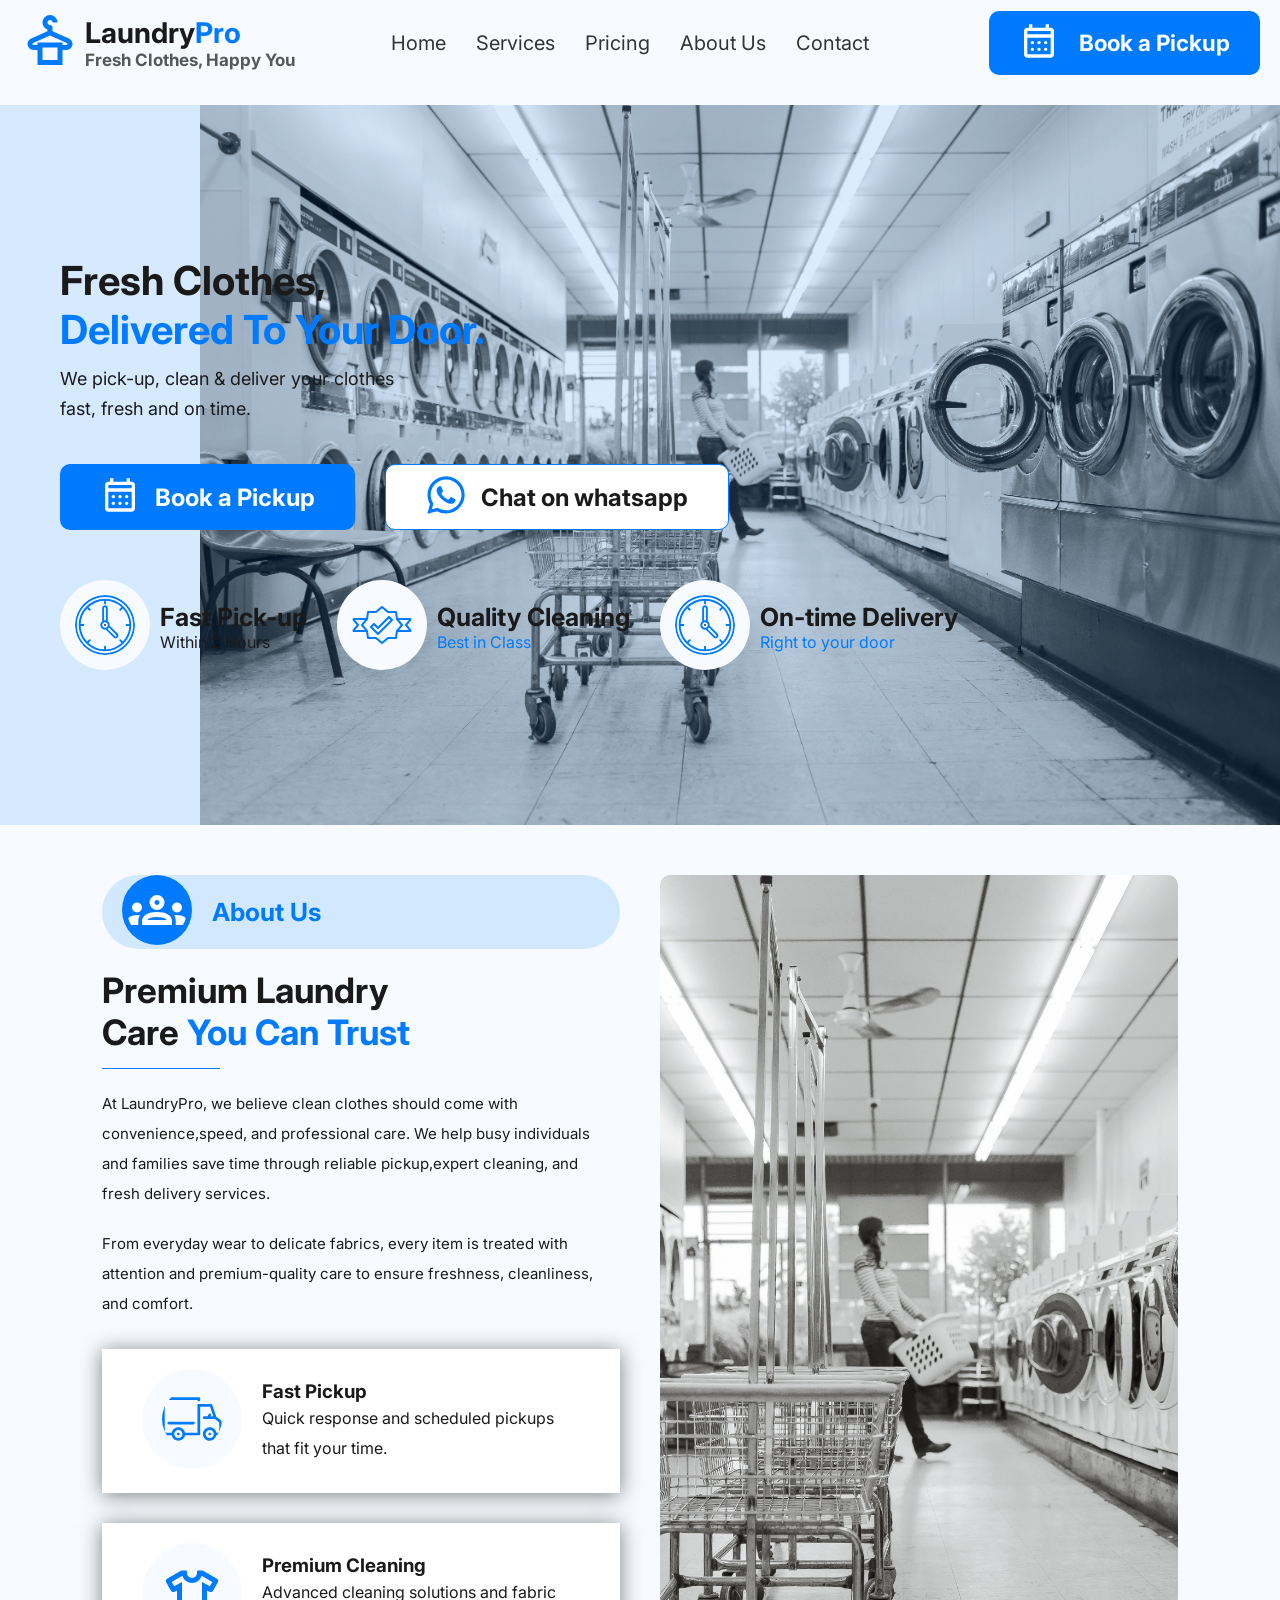
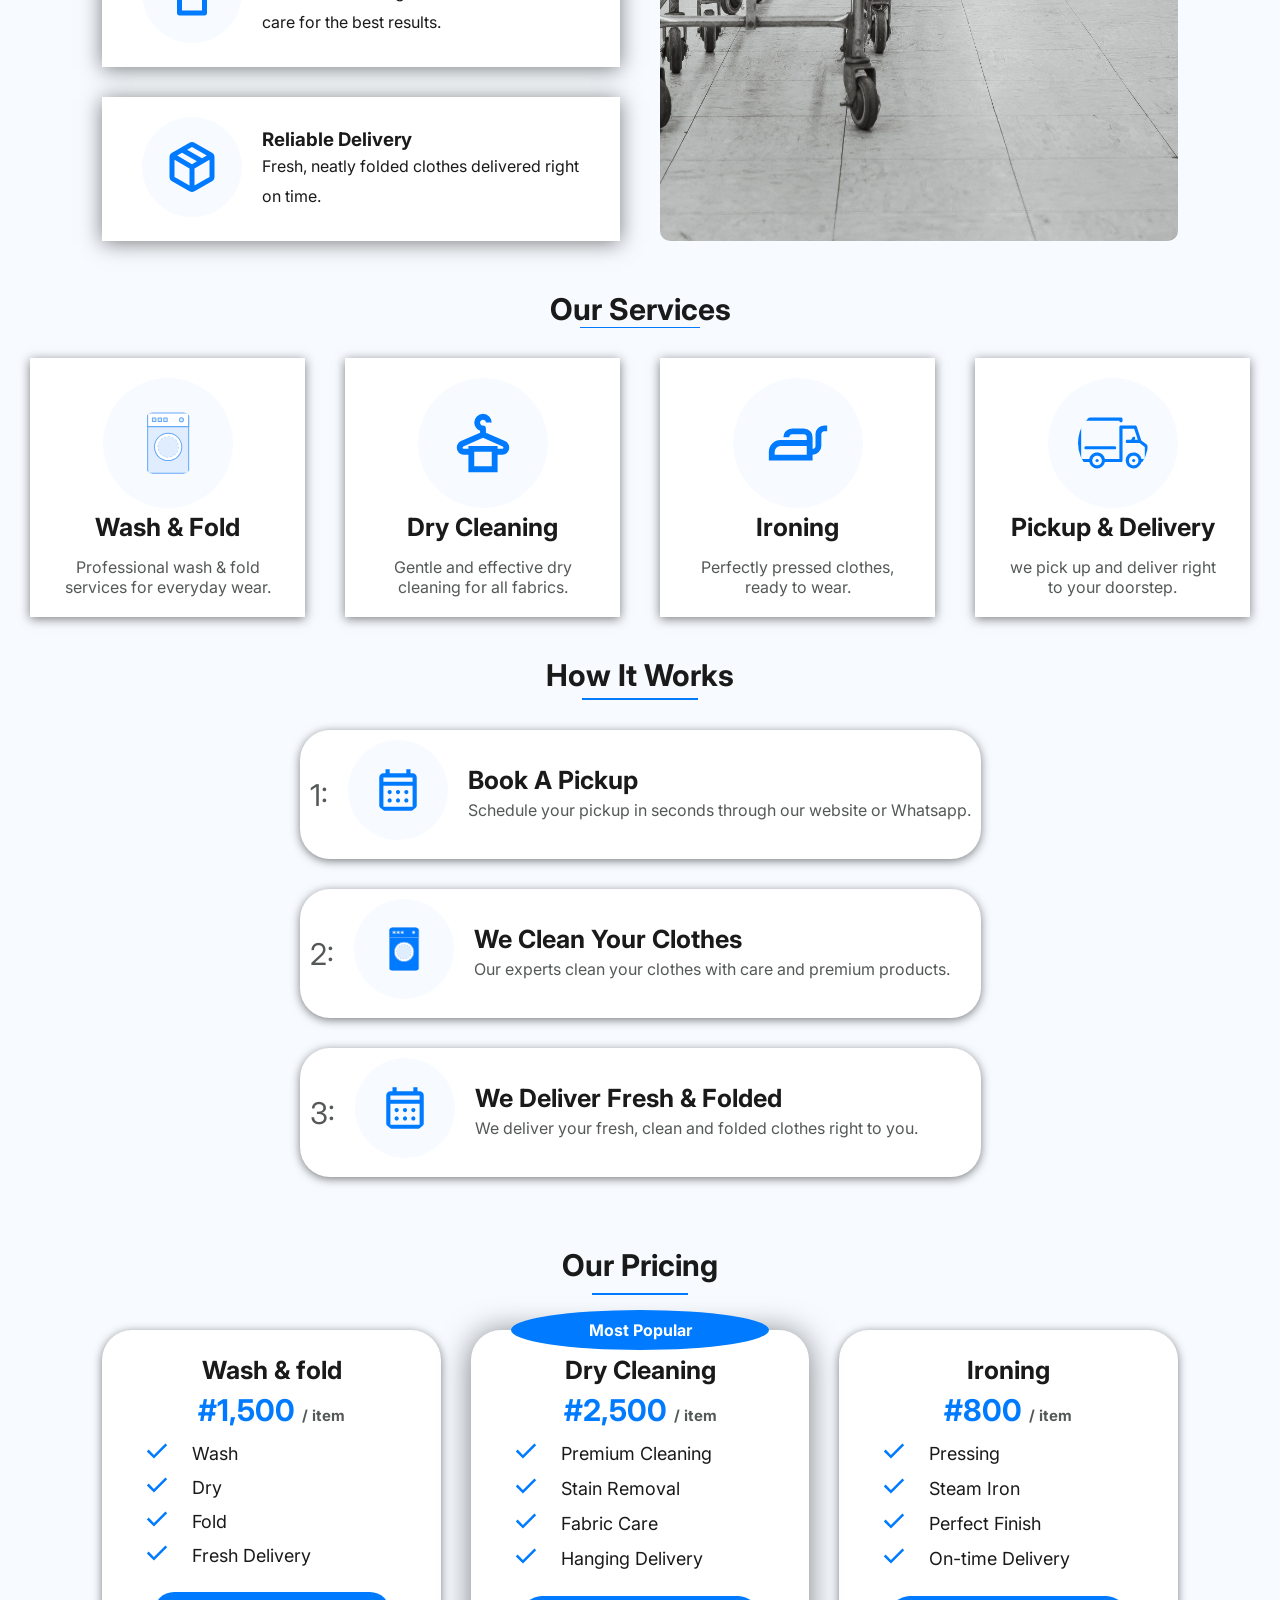
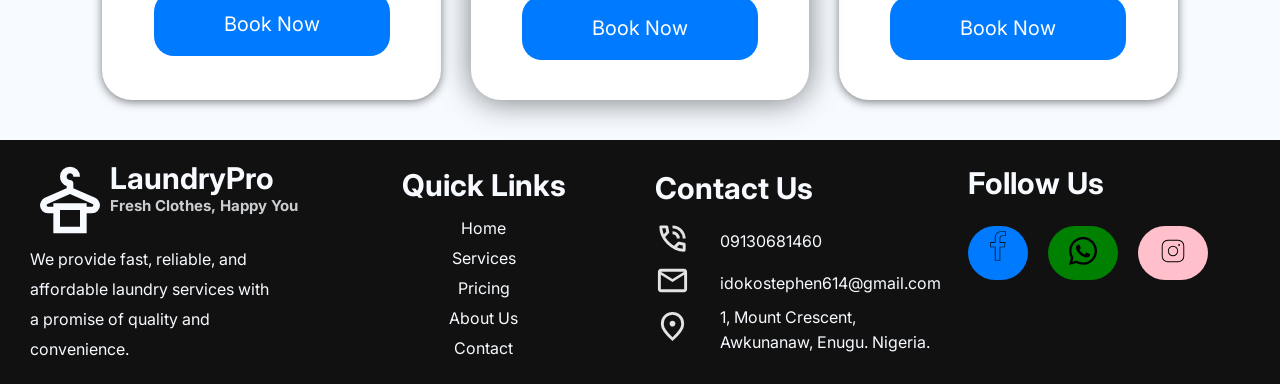
<file: index.html>
<!DOCTYPE html>
<html lang="en">
<head>
  <meta charset="UTF-8">
  <meta name="viewport" content="width=device-width, initial-scale=1.0">
  <title>Document</title>
  <link rel="stylesheet" href="/style.css">
  <!-- inter -->
   <link rel="preconnect" href="https://fonts.googleapis.com">
<link rel="preconnect" href="https://fonts.gstatic.com" crossorigin>
<link href="https://fonts.googleapis.com/css2?family=Inter:ital,opsz,wght@0,14..32,100..900;1,14..32,100..900&family=Lato:ital,wght@0,100;0,300;0,400;0,700;0,900;1,100;1,300;1,400;1,700;1,900&family=Open+Sans:ital,wght@0,300..800;1,300..800&family=Oswald:wght@200..700&family=Playfair+Display:ital,wght@0,400..900;1,400..900&family=Plus+Jakarta+Sans:ital,wght@0,200..800;1,200..800&family=Poppins:ital,wght@0,100;0,200;0,300;0,400;0,500;0,600;0,700;0,800;0,900;1,100;1,200;1,300;1,400;1,500;1,600;1,700;1,800;1,900&family=Roboto+Slab:wght@100..900&family=Roboto:ital,wght@0,100..900;1,100..900&family=Ubuntu:ital,wght@0,300;0,400;0,500;0,700;1,300;1,400;1,500;1,700&display=swap" rel="stylesheet">
</head>
<body>
  <header>
    <nav>
      <div class="logo">
        <h1>Laundry<strong>Pro</strong><p>Fresh Clothes, Happy You</p></h1>
        <span>
          <svg xmlns="http://www.w3.org/2000/svg" height="60px" viewBox="0 -960 960 960" width="60px" fill="#007bff"><path d="M280-80v-240h-64q-40 0-68-28t-28-68q0-29 16-53.5t42-36.5l262-116v-26q-36-13-58-43.5T360-760q0-50 35-85t85-35q50 0 85 35t35 85h-80q0-17-11.5-28.5T480-800q-17 0-28.5 11.5T440-760q0 17 11.5 28.5T480-720t28.5 11.5Q520-697 520-680v58l262 116q26 12 42 36.5t16 53.5q0 40-28 68t-68 28h-64v240H280Zm-64-320h64v-40h400v40h64q7 0 11.5-5t4.5-13q0-5-2.5-8.5T750-432L480-552 210-432q-5 2-7.5 5.5T200-418q0 8 4.5 13t11.5 5Zm144 240h240v-200H360v200Zm0-200h240-240Z"/></svg>
        </span>
      </div>
      <ul class="nav-list">
        <li><a href="#home">Home</a></li>
        <li><a href="#services">Services</a></li>
        <li><a href="#price">Pricing</a></li>
        <li><a href="#about">About Us</a></li>
        <li><a href="#contact">Contact</a></li>
        <div onclick="
         window.location.href='/book.html'
        " class="book">
          <span>
            <svg xmlns="http://www.w3.org/2000/svg" height="40px" viewBox="0 -960 960 960" width="40px" fill="white"><path d="M200-80q-33 0-56.5-23.5T120-160v-560q0-33 23.5-56.5T200-800h40v-80h80v80h320v-80h80v80h40q33 0 56.5 23.5T840-720v560q0 33-23.5 56.5T760-80H200Zm0-80h560v-400H200v400Zm0-480h560v-80H200v80Zm0 0v-80 80Zm280 240q-17 0-28.5-11.5T440-440q0-17 11.5-28.5T480-480q17 0 28.5 11.5T520-440q0 17-11.5 28.5T480-400Zm-188.5-11.5Q280-423 280-440t11.5-28.5Q303-480 320-480t28.5 11.5Q360-457 360-440t-11.5 28.5Q337-400 320-400t-28.5-11.5ZM640-400q-17 0-28.5-11.5T600-440q0-17 11.5-28.5T640-480q17 0 28.5 11.5T680-440q0 17-11.5 28.5T640-400ZM480-240q-17 0-28.5-11.5T440-280q0-17 11.5-28.5T480-320q17 0 28.5 11.5T520-280q0 17-11.5 28.5T480-240Zm-188.5-11.5Q280-263 280-280t11.5-28.5Q303-320 320-320t28.5 11.5Q360-297 360-280t-11.5 28.5Q337-240 320-240t-28.5-11.5ZM640-240q-17 0-28.5-11.5T600-280q0-17 11.5-28.5T640-320q17 0 28.5 11.5T680-280q0 17-11.5 28.5T640-240Z"/></svg>
          </span>
          <h2>Book a Pickup</h2>
        </div>
      </ul>

      <div class="hamburger">
        <span class="bar"></span>
        <span class="bar"></span>
        <span class="bar"></span>
        <span class="bar"></span>
      </div>
    </nav>
  </header>

  <section id="home" class="sec">
    <div class="hero">
      <div class="hero-text">
        <h1>Fresh Clothes,<p class="door">Delivered To Your Door.</p></h1>
        <p class="clean">We pick-up, clean & deliver your clothes fast, fresh and on time.
        </p>
      </div>
      

      <div class="book-flex">
        <div onclick="
          window.location.href='/book.html'
          " class="book-2">
          <span>
            <svg xmlns="http://www.w3.org/2000/svg" height="40px" viewBox="0 -960 960 960" width="40px" fill="#007bff"><path d="M200-80q-33 0-56.5-23.5T120-160v-560q0-33 23.5-56.5T200-800h40v-80h80v80h320v-80h80v80h40q33 0 56.5 23.5T840-720v560q0 33-23.5 56.5T760-80H200Zm0-80h560v-400H200v400Zm0-480h560v-80H200v80Zm0 0v-80 80Zm280 240q-17 0-28.5-11.5T440-440q0-17 11.5-28.5T480-480q17 0 28.5 11.5T520-440q0 17-11.5 28.5T480-400Zm-188.5-11.5Q280-423 280-440t11.5-28.5Q303-480 320-480t28.5 11.5Q360-457 360-440t-11.5 28.5Q337-400 320-400t-28.5-11.5ZM640-400q-17 0-28.5-11.5T600-440q0-17 11.5-28.5T640-480q17 0 28.5 11.5T680-440q0 17-11.5 28.5T640-400ZM480-240q-17 0-28.5-11.5T440-280q0-17 11.5-28.5T480-320q17 0 28.5 11.5T520-280q0 17-11.5 28.5T480-240Zm-188.5-11.5Q280-263 280-280t11.5-28.5Q303-320 320-320t28.5 11.5Q360-297 360-280t-11.5 28.5Q337-240 320-240t-28.5-11.5ZM640-240q-17 0-28.5-11.5T600-280q0-17 11.5-28.5T640-320q17 0 28.5 11.5T680-280q0 17-11.5 28.5T640-240Z"/></svg>
          </span>
          <h2>Book a Pickup</h2>
        </div>
        <div class="whatsapp">
          <span>
            <?xml version="1.0" encoding="utf-8"?>
          <!-- Uploaded to: SVG Repo, www.svgrepo.com, Generator: SVG Repo Mixer Tools -->
          <svg fill="#007bff" width="40px" height="40px" viewBox="0 0 32 32" version="1.1" xmlns="http://www.w3.org/2000/svg">
          <title>whatsapp</title>
          <path d="M26.576 5.363c-2.69-2.69-6.406-4.354-10.511-4.354-8.209 0-14.865 6.655-14.865 14.865 0 2.732 0.737 5.291 2.022 7.491l-0.038-0.070-2.109 7.702 7.879-2.067c2.051 1.139 4.498 1.809 7.102 1.809h0.006c8.209-0.003 14.862-6.659 14.862-14.868 0-4.103-1.662-7.817-4.349-10.507l0 0zM16.062 28.228h-0.005c-0 0-0.001 0-0.001 0-2.319 0-4.489-0.64-6.342-1.753l0.056 0.031-0.451-0.267-4.675 1.227 1.247-4.559-0.294-0.467c-1.185-1.862-1.889-4.131-1.889-6.565 0-6.822 5.531-12.353 12.353-12.353s12.353 5.531 12.353 12.353c0 6.822-5.53 12.353-12.353 12.353h-0zM22.838 18.977c-0.371-0.186-2.197-1.083-2.537-1.208-0.341-0.124-0.589-0.185-0.837 0.187-0.246 0.371-0.958 1.207-1.175 1.455-0.216 0.249-0.434 0.279-0.805 0.094-1.15-0.466-2.138-1.087-2.997-1.852l0.010 0.009c-0.799-0.74-1.484-1.587-2.037-2.521l-0.028-0.052c-0.216-0.371-0.023-0.572 0.162-0.757 0.167-0.166 0.372-0.434 0.557-0.65 0.146-0.179 0.271-0.384 0.366-0.604l0.006-0.017c0.043-0.087 0.068-0.188 0.068-0.296 0-0.131-0.037-0.253-0.101-0.357l0.002 0.003c-0.094-0.186-0.836-2.014-1.145-2.758-0.302-0.724-0.609-0.625-0.836-0.637-0.216-0.010-0.464-0.012-0.712-0.012-0.395 0.010-0.746 0.188-0.988 0.463l-0.001 0.002c-0.802 0.761-1.3 1.834-1.3 3.023 0 0.026 0 0.053 0.001 0.079l-0-0.004c0.131 1.467 0.681 2.784 1.527 3.857l-0.012-0.015c1.604 2.379 3.742 4.282 6.251 5.564l0.094 0.043c0.548 0.248 1.25 0.513 1.968 0.74l0.149 0.041c0.442 0.14 0.951 0.221 1.479 0.221 0.303 0 0.601-0.027 0.889-0.078l-0.031 0.004c1.069-0.223 1.956-0.868 2.497-1.749l0.009-0.017c0.165-0.366 0.261-0.793 0.261-1.242 0-0.185-0.016-0.366-0.047-0.542l0.003 0.019c-0.092-0.155-0.34-0.247-0.712-0.434z"></path>
          </svg>
          </span>
          <h2>Chat on whatsapp</h2>
        </div>
      </div>
      
      <div class="pick-up">
        <div class="fast-svg">
          <span>
            <?xml version="1.0" encoding="utf-8"?>

<!DOCTYPE svg PUBLIC "-//W3C//DTD SVG 1.0//EN" "http://www.w3.org/TR/2001/REC-SVG-20010904/DTD/svg10.dtd">
<!-- Uploaded to: SVG Repo, www.svgrepo.com, Generator: SVG Repo Mixer Tools -->
<svg version="1.0" id="Layer_1" xmlns="http://www.w3.org/2000/svg" xmlns:xlink="http://www.w3.org/1999/xlink" 
	 width="40px" height="40px" viewBox="0 0 64 64" enable-background="new 0 0 64 64" xml:space="preserve">
<g>
	<path fill="#007bff" d="M32,0C14.327,0,0,14.327,0,32s14.327,32,32,32s32-14.327,32-32S49.673,0,32,0z M32,62
		C15.431,62,2,48.568,2,32C2,15.431,15.431,2,32,2s30,13.431,30,30C62,48.568,48.569,62,32,62z"/>
	<circle fill="#231F20" cx="32" cy="32" r="1"/>
	<path fill="#007bff" d="M36.931,32.688C36.962,32.461,37,32.236,37,32c0-1.631-0.792-3.064-2-3.978V14c0-1.657-1.343-3-3-3
		s-3,1.343-3,3v14.022c-1.208,0.913-2,2.347-2,3.978c0,2.762,2.238,5,5,5c0.235,0,0.461-0.038,0.688-0.069l8.505,8.505
		c1.172,1.172,3.07,1.171,4.242-0.001s1.172-3.07,0-4.242L36.931,32.688z M31,14c0-0.553,0.447-1,1-1s1,0.447,1,1v13.101
		C32.677,27.035,32.343,27,32,27s-0.677,0.035-1,0.101V14z M29,32c0-1.657,1.343-3,3-3s3,1.343,3,3s-1.343,3-3,3S29,33.657,29,32z
		 M44.021,44.021c-0.391,0.392-1.023,0.392-1.414,0.001l-7.853-7.853c0.562-0.372,1.043-0.853,1.415-1.415l7.852,7.853
		C44.411,42.997,44.411,43.63,44.021,44.021z"/>
	<path fill="#007bff" d="M32,4C16.536,4,4,16.536,4,32s12.536,28,28,28s28-12.536,28-28S47.464,4,32,4z M51.075,49.66l-2.103-2.104
		c-0.393-0.39-1.025-0.39-1.415,0c-0.391,0.392-0.391,1.023,0,1.415l2.104,2.104c-4.409,4.085-10.235,6.657-16.66,6.9l0.001-2.974
		c-0.002-0.553-0.449-1-1-1c-0.554,0.001-1,0.447-1,1l-0.001,2.974c-6.425-0.243-12.251-2.814-16.66-6.898l2.104-2.104
		c0.39-0.392,0.39-1.024,0-1.414c-0.393-0.391-1.023-0.391-1.414,0l-2.104,2.104c-4.084-4.409-6.656-10.235-6.9-16.66h2.974
		c0.553-0.001,1-0.448,1-1c-0.001-0.554-0.447-1-1-1H6.025c0.243-6.425,2.814-12.252,6.898-16.661l2.104,2.104
		c0.391,0.391,1.023,0.391,1.414,0c0.391-0.392,0.391-1.023,0-1.414l-2.104-2.104c4.409-4.085,10.236-6.657,16.661-6.9V9
		c0,0.553,0.447,1,1,1s1-0.447,1-1V6.025c6.425,0.243,12.252,2.814,16.661,6.899l-2.104,2.104c-0.391,0.391-0.391,1.023,0,1.414
		s1.023,0.391,1.414,0l2.105-2.104c4.084,4.409,6.656,10.236,6.899,16.661H55c-0.553,0-1,0.447-1,1s0.447,1,1,1h2.975
		C57.731,39.425,55.16,45.251,51.075,49.66z"/>
</g>
</svg>
          </span>
          <div class="pick-up-text">
           <h3>Fast Pick-up</h3>
           <p class="within">Within 2 Hours</p>
          </div>
        </div>

        <div class="quality-svg">
          <span>
            <?xml version="1.0" encoding="iso-8859-1"?>
  <!-- Uploaded to: SVG Repo, www.svgrepo.com, Generator: SVG Repo Mixer Tools -->
  <svg fill="#007bff" height="50px" width="50px" version="1.1" id="Layer_1" xmlns="http://www.w3.org/2000/svg" xmlns:xlink="http://www.w3.org/1999/xlink" 
    viewBox="0 0 512.01 512.01" xml:space="preserve">
  <g>
    <g>
      <path d="M347.371,207.307l-25.6-25.6c-3.337-3.337-8.73-3.337-12.066,0l-87.834,87.834l-28.1-28.1
        c-3.337-3.337-8.73-3.337-12.066,0l-25.6,25.6c-3.337,3.336-3.337,8.73,0,12.066l59.733,59.733c1.664,1.673,3.849,2.5,6.033,2.5
        c2.185,0,4.369-0.836,6.033-2.5l119.467-119.467C350.708,216.037,350.708,210.644,347.371,207.307z M221.871,320.741
        l-47.667-47.667l13.534-13.534l28.1,28.1c3.337,3.337,8.73,3.337,12.066,0l87.834-87.834l13.534,13.534L221.871,320.741z"/>
    </g>
  </g>
  <g>
    <g>
      <path d="M510.025,301.746l-38.11-45.739l38.11-45.739c2.125-2.543,2.577-6.084,1.178-9.079c-1.408-2.995-4.42-4.915-7.731-4.915
        H391.403l-7.484-52.403c-0.597-4.207-4.198-7.33-8.448-7.33h-65.178c-10.052-8.38-48.828-40.687-48.828-40.687
        c-3.166-2.645-7.757-2.645-10.923,0l-48.828,40.687h-65.178c-4.25,0-7.842,3.123-8.448,7.322l-7.484,52.412H8.538
        c-3.311,0-6.323,1.92-7.731,4.915c-1.408,3.004-0.947,6.545,1.178,9.079l38.11,45.739l-38.11,45.739
        c-2.125,2.543-2.577,6.084-1.178,9.079c1.408,3.004,4.42,4.915,7.731,4.915h112.068c2.278,15.915,7.492,52.412,7.492,52.412
        c0.597,4.207,4.198,7.322,8.439,7.322h65.178l48.828,40.687c1.587,1.323,3.524,1.98,5.461,1.98s3.883-0.657,5.461-1.98
        l48.819-40.687c13.261,0,65.203,0.034,65.186,0c4.25,0,7.842-3.123,8.448-7.322c0,0,5.214-36.497,7.492-52.412h112.06
        c3.311,0,6.323-1.92,7.731-4.915C512.611,307.821,512.15,304.28,510.025,301.746z M26.757,298.674l31.002-37.205
        c2.637-3.166,2.637-7.765,0-10.923L26.757,213.34h83.029l-31.002,37.205c-2.637,3.166-2.637,7.765,0,10.923l31.002,37.205H26.757z
        M377.46,301.737c-0.418,0.503-0.785,1.058-1.075,1.647c-0.597,1.195-0.623,1.246-8.303,55.023
        c-62.882,0-62.942,0.034-64.691,0.905c-0.589,0.299-1.143,0.657-1.647,1.075l-45.739,38.11l-45.739-38.11
        c-1.527-1.28-3.465-1.98-5.461-1.98h-60.868c-7.68-53.777-7.706-53.828-8.303-55.023c-0.299-0.589-0.657-1.143-1.075-1.647
        l-38.11-45.73l38.11-45.739c1.016-1.22,1.673-2.688,1.894-4.258l7.484-52.403h60.868c1.997,0,3.925-0.7,5.461-1.98l45.739-38.11
        c46.49,38.741,46.524,38.758,47.386,39.194c1.186,0.589,2.492,0.896,3.814,0.896h60.868l7.484,52.412
        c0.222,1.57,0.879,3.038,1.894,4.258l38.11,45.73L377.46,301.737z M402.223,298.674l31.002-37.205
        c2.637-3.166,2.637-7.765,0-10.923l-31.002-37.205h83.029l-31.002,37.205c-2.637,3.166-2.637,7.765,0,10.923l31.002,37.205
        H402.223z"/>
    </g>
  </g>
  </svg>
          </span>
          <div class="quality-text">
            <h3>Quality Cleaning</h3>
            <p>Best in Class</p>
          </div>
          
        </div>

        <div class="on-time-svg">
          <span>
            <?xml version="1.0" encoding="utf-8"?>

  <!DOCTYPE svg PUBLIC "-//W3C//DTD SVG 1.0//EN" "http://www.w3.org/TR/2001/REC-SVG-20010904/DTD/svg10.dtd">
  <!-- Uploaded to: SVG Repo, www.svgrepo.com, Generator: SVG Repo Mixer Tools -->
  <svg version="1.0" id="Layer_1" xmlns="http://www.w3.org/2000/svg" xmlns:xlink="http://www.w3.org/1999/xlink" 
    width="50px" height="50px" viewBox="0 0 64 64" enable-background="new 0 0 64 64" xml:space="preserve">
  <g>
    <path fill="#007bff" d="M32,0C14.327,0,0,14.327,0,32s14.327,32,32,32s32-14.327,32-32S49.673,0,32,0z M32,62
      C15.431,62,2,48.568,2,32C2,15.431,15.431,2,32,2s30,13.431,30,30C62,48.568,48.569,62,32,62z"/>
    <circle fill="#231F20" cx="32" cy="32" r="1"/>
    <path fill="#007bff" d="M36.931,32.688C36.962,32.461,37,32.236,37,32c0-1.631-0.792-3.064-2-3.978V14c0-1.657-1.343-3-3-3
      s-3,1.343-3,3v14.022c-1.208,0.913-2,2.347-2,3.978c0,2.762,2.238,5,5,5c0.235,0,0.461-0.038,0.688-0.069l8.505,8.505
      c1.172,1.172,3.07,1.171,4.242-0.001s1.172-3.07,0-4.242L36.931,32.688z M31,14c0-0.553,0.447-1,1-1s1,0.447,1,1v13.101
      C32.677,27.035,32.343,27,32,27s-0.677,0.035-1,0.101V14z M29,32c0-1.657,1.343-3,3-3s3,1.343,3,3s-1.343,3-3,3S29,33.657,29,32z
      M44.021,44.021c-0.391,0.392-1.023,0.392-1.414,0.001l-7.853-7.853c0.562-0.372,1.043-0.853,1.415-1.415l7.852,7.853
      C44.411,42.997,44.411,43.63,44.021,44.021z"/>
    <path fill="#007bff" d="M32,4C16.536,4,4,16.536,4,32s12.536,28,28,28s28-12.536,28-28S47.464,4,32,4z M51.075,49.66l-2.103-2.104
      c-0.393-0.39-1.025-0.39-1.415,0c-0.391,0.392-0.391,1.023,0,1.415l2.104,2.104c-4.409,4.085-10.235,6.657-16.66,6.9l0.001-2.974
      c-0.002-0.553-0.449-1-1-1c-0.554,0.001-1,0.447-1,1l-0.001,2.974c-6.425-0.243-12.251-2.814-16.66-6.898l2.104-2.104
      c0.39-0.392,0.39-1.024,0-1.414c-0.393-0.391-1.023-0.391-1.414,0l-2.104,2.104c-4.084-4.409-6.656-10.235-6.9-16.66h2.974
      c0.553-0.001,1-0.448,1-1c-0.001-0.554-0.447-1-1-1H6.025c0.243-6.425,2.814-12.252,6.898-16.661l2.104,2.104
      c0.391,0.391,1.023,0.391,1.414,0c0.391-0.392,0.391-1.023,0-1.414l-2.104-2.104c4.409-4.085,10.236-6.657,16.661-6.9V9
      c0,0.553,0.447,1,1,1s1-0.447,1-1V6.025c6.425,0.243,12.252,2.814,16.661,6.899l-2.104,2.104c-0.391,0.391-0.391,1.023,0,1.414
      s1.023,0.391,1.414,0l2.105-2.104c4.084,4.409,6.656,10.236,6.899,16.661H55c-0.553,0-1,0.447-1,1s0.447,1,1,1h2.975
      C57.731,39.425,55.16,45.251,51.075,49.66z"/>
  </g>
  </svg>
          </span>
          <div class="on-time-text">
            <h3>On-time Delivery</h3>
            <p>Right to your door</p>
          </div>
        </div>
      </div>
    </div>
    <div class="backdrop"></div>
  </section>

  <main>
    <section id="about" class="about">
      <div class="about-flex">
        <div class="about-us">
          <div class="about-header">
            <span>
              <svg xmlns="http://www.w3.org/2000/svg" height="24px" viewBox="0 -960 960 960" width="24px" fill="#e3e3e3"><path d="M0-240v-63q0-43 44-70t116-27q13 0 25 .5t23 2.5q-14 21-21 44t-7 48v65H0Zm240 0v-65q0-32 17.5-58.5T307-410q32-20 76.5-30t96.5-10q53 0 97.5 10t76.5 30q32 20 49 46.5t17 58.5v65H240Zm540 0v-65q0-26-6.5-49T754-397q11-2 22.5-2.5t23.5-.5q72 0 116 26.5t44 70.5v63H780Zm-455-80h311q-10-20-55.5-35T480-370q-55 0-100.5 15T325-320ZM160-440q-33 0-56.5-23.5T80-520q0-34 23.5-57t56.5-23q34 0 57 23t23 57q0 33-23 56.5T160-440Zm640 0q-33 0-56.5-23.5T720-520q0-34 23.5-57t56.5-23q34 0 57 23t23 57q0 33-23 56.5T800-440Zm-320-40q-50 0-85-35t-35-85q0-51 35-85.5t85-34.5q51 0 85.5 34.5T600-600q0 50-34.5 85T480-480Zm0-80q17 0 28.5-11.5T520-600q0-17-11.5-28.5T480-640q-17 0-28.5 11.5T440-600q0 17 11.5 28.5T480-560Zm1 240Zm-1-280Z"/></svg>
            </span>
            <div class="about-header-text">
              <h2>About Us</h2>
            </div>
          </div>
          <div class="about-text">
            <h1>premium laundry care <span>you can trust</span></h1>
            <div class="about-line">
              <div class="line"></div>
            </div>
            <p>At LaundryPro, we believe clean clothes should come with convenience,speed, and professional care. We help busy individuals and families save time through reliable pickup,expert cleaning, and fresh delivery services.</p>
            <div class="about-text-2">
              <p>From everyday wear to delicate fabrics, every item is treated with attention and premium-quality care to ensure freshness, cleanliness, and comfort.</p>
            </div>
          </div>
          <div class="about-svg">
            <div class="quick-svg">
              <span>
                <?xml version="1.0" encoding="iso-8859-1"?>
<svg fill="#000000" height="800px" width="800px" version="1.1" id="Layer_1" xmlns="http://www.w3.org/2000/svg" xmlns:xlink="http://www.w3.org/1999/xlink" 
	 viewBox="0 0 512 512" xml:space="preserve">
<g>
	<g>
		<circle cx="139.636" cy="384" r="11.636"/>
	</g>
</g>
<g>
	<g>
		<circle cx="407.273" cy="384" r="11.636"/>
	</g>
</g>
<g>
	<g>
		<path d="M498.036,262.982l-34.909-25.6l-33.745-101.236c-1.164-4.655-5.818-8.145-10.473-8.145H314.182
			c-6.982,0-11.636,4.655-11.636,11.636v232.727H196.655c-5.818-26.764-29.091-46.545-57.018-46.545
			c-27.927,0-51.2,19.782-57.018,46.545H34.909c-6.982,0-11.636-4.655-11.636-11.636v-256c0-6.982,4.655-11.636,11.636-11.636
			h267.636c0,6.982,4.655,11.636,11.636,11.636s11.636-4.655,11.636-11.636V81.455c0-6.982-4.655-11.636-11.636-11.636H34.909
			C15.127,69.818,0,84.945,0,104.727v256c0,19.782,15.127,34.909,34.909,34.909h47.709c5.818,26.764,29.091,46.545,57.018,46.545
			c27.927,0,51.2-19.782,57.018-46.545h117.527c6.982,0,11.636-4.655,11.636-11.636V151.273h84.945l26.764,81.455h-23.273
			l3.491-6.982c2.327-5.818,0-12.8-4.655-15.127c-5.818-2.327-12.8,0-15.127,4.655l-9.309,17.455h-27.927
			c-6.982,0-11.636,4.655-11.636,11.636S353.745,256,360.727,256h89.6l33.745,25.6c3.491,2.327,4.655,5.818,4.655,9.309v69.818
			c0,6.982-4.655,11.636-11.636,11.636h-12.8c-5.818-26.764-29.091-46.545-57.018-46.545c-32.582,0-58.182,25.6-58.182,58.182
			c0,32.582,25.6,58.182,58.182,58.182c27.927,0,51.2-19.782,57.018-46.545h12.8c19.782,0,34.909-15.127,34.909-34.909v-69.818
			C512,280.436,507.345,269.964,498.036,262.982z M139.636,418.909c-19.782,0-34.909-15.127-34.909-34.909
			c0-19.782,15.127-34.909,34.909-34.909c19.782,0,34.909,15.127,34.909,34.909C174.545,403.782,159.418,418.909,139.636,418.909z
			 M407.273,418.909c-19.782,0-34.909-15.127-34.909-34.909c0-19.782,15.127-34.909,34.909-34.909
			c19.782,0,34.909,15.127,34.909,34.909C442.182,403.782,427.055,418.909,407.273,418.909z"/>
	</g>
</g>
<g>
	<g>
		<path d="M267.636,279.273H58.182c-6.982,0-11.636,4.655-11.636,11.636s4.655,11.636,11.636,11.636h209.455
			c6.982,0,11.636-4.655,11.636-11.636S274.618,279.273,267.636,279.273z"/>
	</g>
</g>
</svg>
              </span>
              <div class="quick-text">
                <h3>Fast Pickup</h3>
                <p>Quick response and scheduled pickups that fit your time.</p>
              </div>
            </div>
            <div class="advanced-svg">
              <span>
                <svg xmlns="http://www.w3.org/2000/svg" height="24px" viewBox="0 -960 960 960" width="24px" fill="#e3e3e3"><path d="m240-522-40 22q-14 8-30 4t-24-18L66-654q-8-14-4-30t18-24l230-132h70q9 0 14.5 5.5T400-820v20q0 33 23.5 56.5T480-720q33 0 56.5-23.5T560-800v-20q0-9 5.5-14.5T580-840h70l230 132q14 8 18 24t-4 30l-80 140q-8 14-23.5 17.5T760-501l-40-20v361q0 17-11.5 28.5T680-120H280q-17 0-28.5-11.5T240-160v-362Zm80-134v456h320v-456l124 68 42-70-172-100q-15 51-56.5 84.5T480-640q-56 0-97.5-33.5T326-758L154-658l42 70 124-68Zm160 177Z"/></svg>
              </span>
              <div class="advanced-text">
                <h3>premium cleaning</h3>
                <p>Advanced cleaning solutions and fabric care for the best results.</p>
              </div>
            </div>
            <div class="reliable-svg">
              <span>
                <svg xmlns="http://www.w3.org/2000/svg" height="24px" viewBox="0 -960 960 960" width="24px" fill="#e3e3e3"><path d="M440-183v-274L200-596v274l240 139Zm80 0 240-139v-274L520-457v274Zm-80 92L160-252q-19-11-29.5-29T120-321v-318q0-22 10.5-40t29.5-29l280-161q19-11 40-11t40 11l280 161q19 11 29.5 29t10.5 40v318q0 22-10.5 40T800-252L520-91q-19 11-40 11t-40-11Zm200-528 77-44-237-137-78 45 238 136Zm-160 93 78-45-237-137-78 45 237 137Z"/></svg>
              </span>
              <div class="reliable-text">
                <h3>reliable delivery</h3>
                <p>Fresh, neatly folded clothes delivered right on time.</p>
              </div>
            </div>
          </div>
        </div>

        <div class="about-img">
          <img src="/images/ryanmcguire-laundry-saloon-567951.jpg" alt="">
        </div>
      </div>
    </section>

    <section id="services" class="services">
      <h2>Our Services</h2>
      <div class="service-line">
        <div class="line"></div>
      </div>
      <div class="services-flex">
        <div class="wash-svg">
          <span>
            <?xml version="1.0" encoding="utf-8"?>
<svg width="800px" height="800px" viewBox="0 0 1024 1024" class="icon"  version="1.1" xmlns="http://www.w3.org/2000/svg"><path d="M214.25 133.12h600v790a30 30 0 0 1-30 30h-540a30 30 0 0 1-30-30v-790z" fill="#DFEDFF" /><path d="M784.25 960.62h-540a37.54 37.54 0 0 1-37.5-37.5v-790a7.5 7.5 0 0 1 7.5-7.5h600a7.5 7.5 0 0 1 7.5 7.5v790a37.54 37.54 0 0 1-37.5 37.5z m-562.5-820v782.5a22.53 22.53 0 0 0 22.5 22.5h540a22.53 22.53 0 0 0 22.5-22.5v-782.5z" fill="#66A9F7" /><path d="M244.25 72.5h540a30 30 0 0 1 30 30v170h-600v-170a30 30 0 0 1 30-30z" fill="#FFFFFF" /><path d="M814.25 280h-600a7.5 7.5 0 0 1-7.5-7.5v-170a37.54 37.54 0 0 1 37.5-37.5h540a37.54 37.54 0 0 1 37.5 37.5v170a7.5 7.5 0 0 1-7.5 7.5z m-592.5-15h585V102.5a22.53 22.53 0 0 0-22.5-22.5h-540a22.53 22.53 0 0 0-22.5 22.5z" fill="#66A9F7" /><path d="M514.25 569.19m-200 0a200 200 0 1 0 400 0 200 200 0 1 0-400 0Z" fill="#FFFFFF" /><path d="M514.25 776.69c-114.42 0-207.5-93.08-207.5-207.5s93.08-207.5 207.5-207.5 207.5 93.08 207.5 207.5-93.08 207.5-207.5 207.5z m0-400c-106.15 0-192.5 86.36-192.5 192.5s86.35 192.5 192.5 192.5 192.5-86.36 192.5-192.5-86.35-192.5-192.5-192.5z" fill="#66A9F7" /><path d="M514.25 569.19m-150 0a150 150 0 1 0 300 0 150 150 0 1 0-300 0Z" fill="#DFEDFF" /><path d="M514.34 721.69h-0.09a153.69 153.69 0 0 1-29.65-2.88 2.5 2.5 0 0 1 1-4.91 148.59 148.59 0 0 0 28.69 2.79 2.54 2.54 0 0 1 2.54 2.5 2.46 2.46 0 0 1-2.49 2.5z m29.25-2.87a2.5 2.5 0 0 1-0.48-5 146.81 146.81 0 0 0 27.66-8.39 2.5 2.5 0 1 1 1.92 4.62 151.72 151.72 0 0 1-28.6 8.68 2.54 2.54 0 0 1-0.5 0.09z m-86.65-8.47a2.5 2.5 0 0 1-1-0.19 152.37 152.37 0 0 1-26.36-14.09 2.5 2.5 0 1 1 2.78-4.16 147.3 147.3 0 0 0 25.5 13.63 2.5 2.5 0 0 1-1 4.81z m140.7-14a2.5 2.5 0 0 1-1.39-4.58 148.45 148.45 0 0 0 22.33-18.36 2.5 2.5 0 1 1 3.54 3.54A153.46 153.46 0 0 1 599 696a2.49 2.49 0 0 1-1.36 0.39z m-189.36-18.51a2.49 2.49 0 0 1-1.77-0.73 153.56 153.56 0 0 1-19-23.08 2.5 2.5 0 0 1 4.15-2.79A148.55 148.55 0 0 0 410 673.57a2.5 2.5 0 0 1-1.77 4.27zM639 655a2.5 2.5 0 0 1-2.08-3.89 147.51 147.51 0 0 0 13.64-25.49 2.5 2.5 0 1 1 4.62 1.91 152.57 152.57 0 0 1-14.11 26.36A2.5 2.5 0 0 1 639 655z m-263.31-25.76a2.5 2.5 0 0 1-2.31-1.54 151.76 151.76 0 0 1-8.7-28.6 2.5 2.5 0 1 1 4.9-1 146.7 146.7 0 0 0 8.42 27.68 2.5 2.5 0 0 1-2.31 3.46z m285.71-28.3a2.45 2.45 0 0 1-0.49 0 2.5 2.5 0 0 1-2-2.94 148.67 148.67 0 0 0 2.8-28.77v-0.34a2.5 2.5 0 0 1 2.49-2.51 2.5 2.5 0 0 1 2.5 2.49v0.36a153.71 153.71 0 0 1-2.9 29.74 2.5 2.5 0 0 1-2.4 1.97z m-297.15-29.08a2.5 2.5 0 0 1-2.5-2.5v-0.17a153.75 153.75 0 0 1 2.86-29.57 2.5 2.5 0 1 1 4.91 1 148.75 148.75 0 0 0-2.77 28.61v0.17a2.5 2.5 0 0 1-2.5 2.46z m297.08-29.77a2.5 2.5 0 0 1-2.45-2 146.75 146.75 0 0 0-8.44-27.64 2.5 2.5 0 1 1 4.61-1.93 151.75 151.75 0 0 1 8.73 28.59 2.5 2.5 0 0 1-2.45 3z m-285.77-27.63a2.5 2.5 0 0 1-2.31-3.46 152.4 152.4 0 0 1 14.08-26.37 2.5 2.5 0 0 1 4.16 2.78 147.45 147.45 0 0 0-13.61 25.5 2.5 2.5 0 0 1-2.32 1.55z m263.26-26.37a2.5 2.5 0 0 1-2.08-1.1 148.53 148.53 0 0 0-18.4-22.3 2.5 2.5 0 1 1 3.53-3.54 153.67 153.67 0 0 1 19 23.05 2.5 2.5 0 0 1-2.07 3.9zM408 465.77a2.5 2.5 0 0 1-1.77-4.27 153.58 153.58 0 0 1 23.07-19 2.5 2.5 0 0 1 2.79 4.15A148.56 148.56 0 0 0 409.8 465a2.49 2.49 0 0 1-1.8 0.77z m189.31-19a2.49 2.49 0 0 1-1.38-0.42 147.46 147.46 0 0 0-25.51-13.6 2.5 2.5 0 0 1 1.91-4.62 152.53 152.53 0 0 1 26.38 14.06 2.5 2.5 0 0 1-1.39 4.58z m-140.69-13.61a2.5 2.5 0 0 1-1-4.81 151.77 151.77 0 0 1 28.59-8.71 2.5 2.5 0 1 1 1 4.9 146.85 146.85 0 0 0-27.63 8.46 2.5 2.5 0 0 1-0.96 0.16z m86.64-8.67a2.48 2.48 0 0 1-0.48 0 148.75 148.75 0 0 0-28.52-2.75H514a2.5 2.5 0 1 1 0-5h0.23a153.78 153.78 0 0 1 29.51 2.85 2.5 2.5 0 0 1-0.48 5z" fill="#66A9F7" /><path d="M284.25 147.5h50v50h-50z" fill="#DFEDFF" /><path d="M334.25 205h-50a7.5 7.5 0 0 1-7.5-7.5v-50a7.5 7.5 0 0 1 7.5-7.5h50a7.5 7.5 0 0 1 7.5 7.5v50a7.5 7.5 0 0 1-7.5 7.5z m-42.5-15h35v-35h-35z" fill="#66A9F7" /><path d="M367.24 147.5h50v50h-50z" fill="#DFEDFF" /><path d="M417.24 205h-50a7.5 7.5 0 0 1-7.5-7.5v-50a7.5 7.5 0 0 1 7.5-7.5h50a7.5 7.5 0 0 1 7.5 7.5v50a7.5 7.5 0 0 1-7.5 7.5z m-42.5-15h35v-35h-35z" fill="#66A9F7" /><path d="M450.22 147.5h50v50h-50z" fill="#DFEDFF" /><path d="M500.22 205h-50a7.5 7.5 0 0 1-7.5-7.5v-50a7.5 7.5 0 0 1 7.5-7.5h50a7.5 7.5 0 0 1 7.5 7.5v50a7.5 7.5 0 0 1-7.5 7.5z m-42.5-15h35v-35h-35z" fill="#66A9F7" /><path d="M708.44 172.5m-30 0a30 30 0 1 0 60 0 30 30 0 1 0-60 0Z" fill="#DFEDFF" /><path d="M708.44 210a37.5 37.5 0 1 1 37.5-37.5 37.54 37.54 0 0 1-37.5 37.5z m0-60a22.5 22.5 0 1 0 22.5 22.5 22.53 22.53 0 0 0-22.5-22.5z" fill="#66A9F7" /></svg>
          </span>
          <div class="wash-text">
            <h3>wash & fold</h3>
            <p>Professional wash & fold services for everyday wear.</p>
          </div>
        </div>
        <div class="dry-svg">
          <span>
            <svg xmlns="http://www.w3.org/2000/svg" height="40px" viewBox="0 -960 960 960" width="40px" fill="#007bff"><path d="M280-80v-240h-64q-40 0-68-28t-28-68q0-29 16-53.5t42-36.5l262-116v-26q-36-13-58-43.5T360-760q0-50 35-85t85-35q50 0 85 35t35 85h-80q0-17-11.5-28.5T480-800q-17 0-28.5 11.5T440-760q0 17 11.5 28.5T480-720t28.5 11.5Q520-697 520-680v58l262 116q26 12 42 36.5t16 53.5q0 40-28 68t-68 28h-64v240H280Zm-64-320h64v-40h400v40h64q7 0 11.5-5t4.5-13q0-5-2.5-8.5T750-432L480-552 210-432q-5 2-7.5 5.5T200-418q0 8 4.5 13t11.5 5Zm144 240h240v-200H360v200Zm0-200h240-240Z"/></svg>
          </span>
          <div class="dry-text">
            <h3>dry cleaning</h3>
            <p>Gentle and effective dry cleaning for all fabrics.</p>
          </div>
        </div>
        <div class="iron-svg">
          <span>
            <svg xmlns="http://www.w3.org/2000/svg" height="24px" viewBox="0 -960 960 960" width="24px" fill="#e3e3e3"><path d="M80-240v-120q0-66 47-113t113-47h360v-40q0-17-11.5-28.5T560-600H400q-17 0-28.5 11.5T360-560h-80q0-50 35-85t85-35h160q50 0 85 35t35 85v160q17 0 28.5-11.5T720-440v-160q0-50 35-85t85-35h40v80h-40q-17 0-28.5 11.5T800-600v160q0 50-35 85t-85 35v80H80Zm80-80h440v-120H240q-33 0-56.5 23.5T160-360v40Zm440 0v-120 120Z"/></svg>
          </span>
          <div class="iron-text">
            <h3>Ironing</h3>
            <p>Perfectly pressed clothes, ready to wear.</p>
          </div>
        </div>
        <div class="pick-svg">
          <span>
            <?xml version="1.0" encoding="iso-8859-1"?>
<svg fill="#000000" height="800px" width="800px" version="1.1" id="Layer_1" xmlns="http://www.w3.org/2000/svg" xmlns:xlink="http://www.w3.org/1999/xlink" 
	 viewBox="0 0 512 512" xml:space="preserve">
<g>
	<g>
		<circle cx="139.636" cy="384" r="11.636"/>
	</g>
</g>
<g>
	<g>
		<circle cx="407.273" cy="384" r="11.636"/>
	</g>
</g>
<g>
	<g>
		<path d="M498.036,262.982l-34.909-25.6l-33.745-101.236c-1.164-4.655-5.818-8.145-10.473-8.145H314.182
			c-6.982,0-11.636,4.655-11.636,11.636v232.727H196.655c-5.818-26.764-29.091-46.545-57.018-46.545
			c-27.927,0-51.2,19.782-57.018,46.545H34.909c-6.982,0-11.636-4.655-11.636-11.636v-256c0-6.982,4.655-11.636,11.636-11.636
			h267.636c0,6.982,4.655,11.636,11.636,11.636s11.636-4.655,11.636-11.636V81.455c0-6.982-4.655-11.636-11.636-11.636H34.909
			C15.127,69.818,0,84.945,0,104.727v256c0,19.782,15.127,34.909,34.909,34.909h47.709c5.818,26.764,29.091,46.545,57.018,46.545
			c27.927,0,51.2-19.782,57.018-46.545h117.527c6.982,0,11.636-4.655,11.636-11.636V151.273h84.945l26.764,81.455h-23.273
			l3.491-6.982c2.327-5.818,0-12.8-4.655-15.127c-5.818-2.327-12.8,0-15.127,4.655l-9.309,17.455h-27.927
			c-6.982,0-11.636,4.655-11.636,11.636S353.745,256,360.727,256h89.6l33.745,25.6c3.491,2.327,4.655,5.818,4.655,9.309v69.818
			c0,6.982-4.655,11.636-11.636,11.636h-12.8c-5.818-26.764-29.091-46.545-57.018-46.545c-32.582,0-58.182,25.6-58.182,58.182
			c0,32.582,25.6,58.182,58.182,58.182c27.927,0,51.2-19.782,57.018-46.545h12.8c19.782,0,34.909-15.127,34.909-34.909v-69.818
			C512,280.436,507.345,269.964,498.036,262.982z M139.636,418.909c-19.782,0-34.909-15.127-34.909-34.909
			c0-19.782,15.127-34.909,34.909-34.909c19.782,0,34.909,15.127,34.909,34.909C174.545,403.782,159.418,418.909,139.636,418.909z
			 M407.273,418.909c-19.782,0-34.909-15.127-34.909-34.909c0-19.782,15.127-34.909,34.909-34.909
			c19.782,0,34.909,15.127,34.909,34.909C442.182,403.782,427.055,418.909,407.273,418.909z"/>
	</g>
</g>
<g>
	<g>
		<path d="M267.636,279.273H58.182c-6.982,0-11.636,4.655-11.636,11.636s4.655,11.636,11.636,11.636h209.455
			c6.982,0,11.636-4.655,11.636-11.636S274.618,279.273,267.636,279.273z"/>
	</g>
</g>
</svg>
          </span>
          <div class="pick-text">
            <h3>pickup & delivery</h3>
            <p>we pick up and deliver right to your doorstep.</p>
          </div>
        </div>

      </div>
    </section>

    <section class="how">
      <h2>How it works</h2>
      <div class="how-line">
        <div class="line2"></div>
      </div>
      <div class="works">
        <ul class="how-list">
          <li class="hero-item">
            <p class="number">1:</p>
            <span>
              <svg xmlns="http://www.w3.org/2000/svg" height="40px" viewBox="0 -960 960 960" width="40px" fill="white"><path d="M200-80q-33 0-56.5-23.5T120-160v-560q0-33 23.5-56.5T200-800h40v-80h80v80h320v-80h80v80h40q33 0 56.5 23.5T840-720v560q0 33-23.5 56.5T760-80H200Zm0-80h560v-400H200v400Zm0-480h560v-80H200v80Zm0 0v-80 80Zm280 240q-17 0-28.5-11.5T440-440q0-17 11.5-28.5T480-480q17 0 28.5 11.5T520-440q0 17-11.5 28.5T480-400Zm-188.5-11.5Q280-423 280-440t11.5-28.5Q303-480 320-480t28.5 11.5Q360-457 360-440t-11.5 28.5Q337-400 320-400t-28.5-11.5ZM640-400q-17 0-28.5-11.5T600-440q0-17 11.5-28.5T640-480q17 0 28.5 11.5T680-440q0 17-11.5 28.5T640-400ZM480-240q-17 0-28.5-11.5T440-280q0-17 11.5-28.5T480-320q17 0 28.5 11.5T520-280q0 17-11.5 28.5T480-240Zm-188.5-11.5Q280-263 280-280t11.5-28.5Q303-320 320-320t28.5 11.5Q360-297 360-280t-11.5 28.5Q337-240 320-240t-28.5-11.5ZM640-240q-17 0-28.5-11.5T600-280q0-17 11.5-28.5T640-320q17 0 28.5 11.5T680-280q0 17-11.5 28.5T640-240Z"/></svg>
            </span>
            <div class="lists">
              <h3>Book a Pickup</h3>
              <p>Schedule your pickup in seconds through our website or Whatsapp.</p>
            </div>
          </li>

          <li class="hero-item">
            <p class="number">2:</p>
            <span>
               <?xml version="1.0" encoding="utf-8"?>
<svg width="800px" height="800px" viewBox="0 0 1024 1024" class="icon"  version="1.1" xmlns="http://www.w3.org/2000/svg"><path d="M214.25 133.12h600v790a30 30 0 0 1-30 30h-540a30 30 0 0 1-30-30v-790z" fill="#007bff" /><path d="M784.25 960.62h-540a37.54 37.54 0 0 1-37.5-37.5v-790a7.5 7.5 0 0 1 7.5-7.5h600a7.5 7.5 0 0 1 7.5 7.5v790a37.54 37.54 0 0 1-37.5 37.5z m-562.5-820v782.5a22.53 22.53 0 0 0 22.5 22.5h540a22.53 22.53 0 0 0 22.5-22.5v-782.5z" fill="#66A9F7" /><path d="M244.25 72.5h540a30 30 0 0 1 30 30v170h-600v-170a30 30 0 0 1 30-30z" fill="#007bff" /><path d="M814.25 280h-600a7.5 7.5 0 0 1-7.5-7.5v-170a37.54 37.54 0 0 1 37.5-37.5h540a37.54 37.54 0 0 1 37.5 37.5v170a7.5 7.5 0 0 1-7.5 7.5z m-592.5-15h585V102.5a22.53 22.53 0 0 0-22.5-22.5h-540a22.53 22.53 0 0 0-22.5 22.5z" fill="#66A9F7" /><path d="M514.25 569.19m-200 0a200 200 0 1 0 400 0 200 200 0 1 0-400 0Z" fill="#FFFFFF" /><path d="M514.25 776.69c-114.42 0-207.5-93.08-207.5-207.5s93.08-207.5 207.5-207.5 207.5 93.08 207.5 207.5-93.08 207.5-207.5 207.5z m0-400c-106.15 0-192.5 86.36-192.5 192.5s86.35 192.5 192.5 192.5 192.5-86.36 192.5-192.5-86.35-192.5-192.5-192.5z" fill="#66A9F7" /><path d="M514.25 569.19m-150 0a150 150 0 1 0 300 0 150 150 0 1 0-300 0Z" fill="#DFEDFF" /><path d="M514.34 721.69h-0.09a153.69 153.69 0 0 1-29.65-2.88 2.5 2.5 0 0 1 1-4.91 148.59 148.59 0 0 0 28.69 2.79 2.54 2.54 0 0 1 2.54 2.5 2.46 2.46 0 0 1-2.49 2.5z m29.25-2.87a2.5 2.5 0 0 1-0.48-5 146.81 146.81 0 0 0 27.66-8.39 2.5 2.5 0 1 1 1.92 4.62 151.72 151.72 0 0 1-28.6 8.68 2.54 2.54 0 0 1-0.5 0.09z m-86.65-8.47a2.5 2.5 0 0 1-1-0.19 152.37 152.37 0 0 1-26.36-14.09 2.5 2.5 0 1 1 2.78-4.16 147.3 147.3 0 0 0 25.5 13.63 2.5 2.5 0 0 1-1 4.81z m140.7-14a2.5 2.5 0 0 1-1.39-4.58 148.45 148.45 0 0 0 22.33-18.36 2.5 2.5 0 1 1 3.54 3.54A153.46 153.46 0 0 1 599 696a2.49 2.49 0 0 1-1.36 0.39z m-189.36-18.51a2.49 2.49 0 0 1-1.77-0.73 153.56 153.56 0 0 1-19-23.08 2.5 2.5 0 0 1 4.15-2.79A148.55 148.55 0 0 0 410 673.57a2.5 2.5 0 0 1-1.77 4.27zM639 655a2.5 2.5 0 0 1-2.08-3.89 147.51 147.51 0 0 0 13.64-25.49 2.5 2.5 0 1 1 4.62 1.91 152.57 152.57 0 0 1-14.11 26.36A2.5 2.5 0 0 1 639 655z m-263.31-25.76a2.5 2.5 0 0 1-2.31-1.54 151.76 151.76 0 0 1-8.7-28.6 2.5 2.5 0 1 1 4.9-1 146.7 146.7 0 0 0 8.42 27.68 2.5 2.5 0 0 1-2.31 3.46z m285.71-28.3a2.45 2.45 0 0 1-0.49 0 2.5 2.5 0 0 1-2-2.94 148.67 148.67 0 0 0 2.8-28.77v-0.34a2.5 2.5 0 0 1 2.49-2.51 2.5 2.5 0 0 1 2.5 2.49v0.36a153.71 153.71 0 0 1-2.9 29.74 2.5 2.5 0 0 1-2.4 1.97z m-297.15-29.08a2.5 2.5 0 0 1-2.5-2.5v-0.17a153.75 153.75 0 0 1 2.86-29.57 2.5 2.5 0 1 1 4.91 1 148.75 148.75 0 0 0-2.77 28.61v0.17a2.5 2.5 0 0 1-2.5 2.46z m297.08-29.77a2.5 2.5 0 0 1-2.45-2 146.75 146.75 0 0 0-8.44-27.64 2.5 2.5 0 1 1 4.61-1.93 151.75 151.75 0 0 1 8.73 28.59 2.5 2.5 0 0 1-2.45 3z m-285.77-27.63a2.5 2.5 0 0 1-2.31-3.46 152.4 152.4 0 0 1 14.08-26.37 2.5 2.5 0 0 1 4.16 2.78 147.45 147.45 0 0 0-13.61 25.5 2.5 2.5 0 0 1-2.32 1.55z m263.26-26.37a2.5 2.5 0 0 1-2.08-1.1 148.53 148.53 0 0 0-18.4-22.3 2.5 2.5 0 1 1 3.53-3.54 153.67 153.67 0 0 1 19 23.05 2.5 2.5 0 0 1-2.07 3.9zM408 465.77a2.5 2.5 0 0 1-1.77-4.27 153.58 153.58 0 0 1 23.07-19 2.5 2.5 0 0 1 2.79 4.15A148.56 148.56 0 0 0 409.8 465a2.49 2.49 0 0 1-1.8 0.77z m189.31-19a2.49 2.49 0 0 1-1.38-0.42 147.46 147.46 0 0 0-25.51-13.6 2.5 2.5 0 0 1 1.91-4.62 152.53 152.53 0 0 1 26.38 14.06 2.5 2.5 0 0 1-1.39 4.58z m-140.69-13.61a2.5 2.5 0 0 1-1-4.81 151.77 151.77 0 0 1 28.59-8.71 2.5 2.5 0 1 1 1 4.9 146.85 146.85 0 0 0-27.63 8.46 2.5 2.5 0 0 1-0.96 0.16z m86.64-8.67a2.48 2.48 0 0 1-0.48 0 148.75 148.75 0 0 0-28.52-2.75H514a2.5 2.5 0 1 1 0-5h0.23a153.78 153.78 0 0 1 29.51 2.85 2.5 2.5 0 0 1-0.48 5z" fill="#66A9F7" /><path d="M284.25 147.5h50v50h-50z" fill="#DFEDFF" /><path d="M334.25 205h-50a7.5 7.5 0 0 1-7.5-7.5v-50a7.5 7.5 0 0 1 7.5-7.5h50a7.5 7.5 0 0 1 7.5 7.5v50a7.5 7.5 0 0 1-7.5 7.5z m-42.5-15h35v-35h-35z" fill="#66A9F7" /><path d="M367.24 147.5h50v50h-50z" fill="#DFEDFF" /><path d="M417.24 205h-50a7.5 7.5 0 0 1-7.5-7.5v-50a7.5 7.5 0 0 1 7.5-7.5h50a7.5 7.5 0 0 1 7.5 7.5v50a7.5 7.5 0 0 1-7.5 7.5z m-42.5-15h35v-35h-35z" fill="#66A9F7" /><path d="M450.22 147.5h50v50h-50z" fill="#DFEDFF" /><path d="M500.22 205h-50a7.5 7.5 0 0 1-7.5-7.5v-50a7.5 7.5 0 0 1 7.5-7.5h50a7.5 7.5 0 0 1 7.5 7.5v50a7.5 7.5 0 0 1-7.5 7.5z m-42.5-15h35v-35h-35z" fill="#66A9F7" /><path d="M708.44 172.5m-30 0a30 30 0 1 0 60 0 30 30 0 1 0-60 0Z" fill="#DFEDFF" /><path d="M708.44 210a37.5 37.5 0 1 1 37.5-37.5 37.54 37.54 0 0 1-37.5 37.5z m0-60a22.5 22.5 0 1 0 22.5 22.5 22.53 22.53 0 0 0-22.5-22.5z" fill="#66A9F7" /></svg>
            </span>
            <div class="lists">
              <h3>We clean your clothes</h3>
              <p>Our experts clean your clothes with care and premium products.</p>
            </div>
          </li>

          <li class="hero-item">
            <p class="number">3:</p>
            <span>
              <svg xmlns="http://www.w3.org/2000/svg" height="40px" viewBox="0 -960 960 960" width="40px" fill="white"><path d="M200-80q-33 0-56.5-23.5T120-160v-560q0-33 23.5-56.5T200-800h40v-80h80v80h320v-80h80v80h40q33 0 56.5 23.5T840-720v560q0 33-23.5 56.5T760-80H200Zm0-80h560v-400H200v400Zm0-480h560v-80H200v80Zm0 0v-80 80Zm280 240q-17 0-28.5-11.5T440-440q0-17 11.5-28.5T480-480q17 0 28.5 11.5T520-440q0 17-11.5 28.5T480-400Zm-188.5-11.5Q280-423 280-440t11.5-28.5Q303-480 320-480t28.5 11.5Q360-457 360-440t-11.5 28.5Q337-400 320-400t-28.5-11.5ZM640-400q-17 0-28.5-11.5T600-440q0-17 11.5-28.5T640-480q17 0 28.5 11.5T680-440q0 17-11.5 28.5T640-400ZM480-240q-17 0-28.5-11.5T440-280q0-17 11.5-28.5T480-320q17 0 28.5 11.5T520-280q0 17-11.5 28.5T480-240Zm-188.5-11.5Q280-263 280-280t11.5-28.5Q303-320 320-320t28.5 11.5Q360-297 360-280t-11.5 28.5Q337-240 320-240t-28.5-11.5ZM640-240q-17 0-28.5-11.5T600-280q0-17 11.5-28.5T640-320q17 0 28.5 11.5T680-280q0 17-11.5 28.5T640-240Z"/></svg>
            </span>
            <div class="lists">
              <h3>We deliver fresh & folded</h3>
              <p>We deliver your fresh, clean and folded clothes right to you.</p>
            </div>
          </li>
        </ul>
      </div>
    </section>

    <section id="price" class="price">
      <h2>Our Pricing</h2>
      <div class="pricing-line">
        <div class="price-line"></div>
      </div>

      <div class="pricing-flex">
        <div class="wash-price">
          <div class="wash-header">
            <h3>Wash & fold</h3>
            <h3 class="second">#1,500 <span>/ item</span></h3>
          </div>
          <div class="wash-price-svg">
            <span>
              <svg xmlns="http://www.w3.org/2000/svg" height="24px" viewBox="0 -960 960 960" width="24px" fill="#e3e3e3"><path d="M382-240 154-468l57-57 171 171 367-367 57 57-424 424Z"/></svg>
            </span>
            <div class="wash-svg-text">
              <p>Wash</p>
            </div>
          </div>
          <div class="dry-price-svg">
            <span>
              <svg xmlns="http://www.w3.org/2000/svg" height="24px" viewBox="0 -960 960 960" width="24px" fill="#e3e3e3"><path d="M382-240 154-468l57-57 171 171 367-367 57 57-424 424Z"/></svg>
            </span>
            <div class="text">
              <p>Dry</p>
            </div>
          </div>
          <div class="fold-svg">
            <span>
              <svg xmlns="http://www.w3.org/2000/svg" height="24px" viewBox="0 -960 960 960" width="24px" fill="#e3e3e3"><path d="M382-240 154-468l57-57 171 171 367-367 57 57-424 424Z"/></svg>
            </span>
            <div class="fold-text">
              <p>Fold</p>
            </div>
          </div>
          <div class="deliver-svg">
            <span>
              <svg xmlns="http://www.w3.org/2000/svg" height="24px" viewBox="0 -960 960 960" width="24px" fill="#e3e3e3"><path d="M382-240 154-468l57-57 171 171 367-367 57 57-424 424Z"/></svg>
            </span>
            <div class="deliver-text">
              <p>fresh delivery</p>
            </div>
          </div>
          <div class="button">
            <button onclick="
              window.location.href='/book.html'
              ">Book Now</button>
          </div>
        </div>

        <div class="cleaning-price">
          <h4>Most Popular</h4>
          <div class="cleaning-header">
            <h3>Dry Cleaning</h3>
            <h3 class="second">#2,500 <span>/ item</span></h3>
          </div>
          <div class="premium-svg">
            <span>
              <svg xmlns="http://www.w3.org/2000/svg" height="24px" viewBox="0 -960 960 960" width="24px" fill="#e3e3e3"><path d="M382-240 154-468l57-57 171 171 367-367 57 57-424 424Z"/></svg>
            </span>
            <div class="premium-text">
              <p>premium cleaning</p>
            </div>
          </div>
          <div class="stain-svg">
            <span><svg xmlns="http://www.w3.org/2000/svg" height="24px" viewBox="0 -960 960 960" width="24px" fill="#e3e3e3"><path d="M382-240 154-468l57-57 171 171 367-367 57 57-424 424Z"/></svg></span>
            <div class="stain-text">
              <p>stain removal</p>
            </div>
          </div>
          <div class="fabric-svg">
            <span>
              <svg xmlns="http://www.w3.org/2000/svg" height="24px" viewBox="0 -960 960 960" width="24px" fill="#e3e3e3"><path d="M382-240 154-468l57-57 171 171 367-367 57 57-424 424Z"/></svg>
            </span>
            <div class="fabric-text">
              <p>fabric Care</p>
            </div>
          </div>
          <div class="hang-svg">
            <span>
              <svg xmlns="http://www.w3.org/2000/svg" height="24px" viewBox="0 -960 960 960" width="24px" fill="#e3e3e3"><path d="M382-240 154-468l57-57 171 171 367-367 57 57-424 424Z"/></svg>
            </span>
            <div class="hang-text">
              <p>Hanging Delivery</p>
            </div>
          </div>
          <div class="button">
            <button onclick="
              window.location.href='/book.html'
              ">Book Now</button>
          </div>
        </div>

        <div class="ironing-price">
          <div class="iron-header">
            <h3>Ironing</h3>
            <h3 class="second">#800 <span>/ item</span></h3>
          </div>
          <div class="press-svg">
            <span>
              <svg xmlns="http://www.w3.org/2000/svg" height="24px" viewBox="0 -960 960 960" width="24px" fill="#e3e3e3"><path d="M382-240 154-468l57-57 171 171 367-367 57 57-424 424Z"/></svg>
            </span>
            <div class="press-text">
              <p>Pressing</p>
            </div>
          </div>
          <div class="steam-svg">
            <span>
              <svg xmlns="http://www.w3.org/2000/svg" height="24px" viewBox="0 -960 960 960" width="24px" fill="#e3e3e3"><path d="M382-240 154-468l57-57 171 171 367-367 57 57-424 424Z"/></svg>
            </span>
            <div class="steam-text">
              <p>Steam Iron</p>
            </div>
          </div>
          <div class="perfect-svg">
            <span>
              <svg xmlns="http://www.w3.org/2000/svg" height="24px" viewBox="0 -960 960 960" width="24px" fill="#e3e3e3"><path d="M382-240 154-468l57-57 171 171 367-367 57 57-424 424Z"/></svg>
            </span>
            <div class="perfect-text">
              <p>Perfect Finish</p>
            </div>
          </div>
          <div class="time-svg">
            <span>
              <svg xmlns="http://www.w3.org/2000/svg" height="24px" viewBox="0 -960 960 960" width="24px" fill="#e3e3e3"><path d="M382-240 154-468l57-57 171 171 367-367 57 57-424 424Z"/></svg>
            </span>
            <div class="time-text">
              <p>On-time Delivery</p>
            </div>
          </div>
          <div class="button">
            <button onclick="
              window.location.href='/book.html'
              ">Book Now</button>
          </div>
        </div>

      </div>
    </section>

    <section class="follow">
      <div class="follow-flex">
        <div class="company-name">
          <div class="logo-2">
            <span>
              <svg xmlns="http://www.w3.org/2000/svg" height="60px" viewBox="0 -960 960 960" width="60px" fill="#007bff"><path d="M280-80v-240h-64q-40 0-68-28t-28-68q0-29 16-53.5t42-36.5l262-116v-26q-36-13-58-43.5T360-760q0-50 35-85t85-35q50 0 85 35t35 85h-80q0-17-11.5-28.5T480-800q-17 0-28.5 11.5T440-760q0 17 11.5 28.5T480-720t28.5 11.5Q520-697 520-680v58l262 116q26 12 42 36.5t16 53.5q0 40-28 68t-68 28h-64v240H280Zm-64-320h64v-40h400v40h64q7 0 11.5-5t4.5-13q0-5-2.5-8.5T750-432L480-552 210-432q-5 2-7.5 5.5T200-418q0 8 4.5 13t11.5 5Zm144 240h240v-200H360v200Zm0-200h240-240Z"/></svg>
            </span>
            <div class="company-header">
              <h1>Laundry<strong>Pro</strong><p>Fresh Clothes, Happy You</p></h1>
            </div>
          </div>
          <div class="company-text">
            <p>We provide fast, reliable, and affordable laundry services with a promise of quality and convenience.</p>
          </div>
        </div>

        <div class="quick">
          <h3>Quick Links</h3>
          <ul>
            <li><a href="#home">Home</a></li>
            <li><a href="#services">Services</a></li>
            <li><a href="#price">Pricing</a></li>
            <li><a href="#about">About Us</a></li>
            <li><a href="#contact">Contact</a></li>
          </ul>
        </div>

        <div class="contact">
          <h3>Contact Us</h3>
          <div class="phone-svg">
            <span>
              <svg xmlns="http://www.w3.org/2000/svg" height="24px" viewBox="0 -960 960 960" width="24px" fill="#e3e3e3"><path d="M760-480q0-117-81.5-198.5T480-760v-80q75 0 140.5 28.5t114 77q48.5 48.5 77 114T840-480h-80Zm-160 0q0-50-35-85t-85-35v-80q83 0 141.5 58.5T680-480h-80Zm198 360q-125 0-247-54.5T329-329Q229-429 174.5-551T120-798q0-18 12-30t30-12h162q14 0 25 9.5t13 22.5l26 140q2 16-1 27t-11 19l-97 98q20 37 47.5 71.5T387-386q31 31 65 57.5t72 48.5l94-94q9-9 23.5-13.5T670-390l138 28q14 4 23 14.5t9 23.5v162q0 18-12 30t-30 12ZM241-600l66-66-17-94h-89q5 41 14 81t26 79Zm358 358q39 17 79.5 27t81.5 13v-88l-94-19-67 67ZM241-600Zm358 358Z"/></svg>
            </span>
            <p>09130681460</p>
          </div>
          <div class="mail-svg">
            <span>
              <svg xmlns="http://www.w3.org/2000/svg" height="24px" viewBox="0 -960 960 960" width="24px" fill="#e3e3e3"><path d="M160-160q-33 0-56.5-23.5T80-240v-480q0-33 23.5-56.5T160-800h640q33 0 56.5 23.5T880-720v480q0 33-23.5 56.5T800-160H160Zm320-280L160-640v400h640v-400L480-440Zm0-80 320-200H160l320 200ZM160-640v-80 480-400Z"/></svg>
            </span>
            <p>idokostephen614@gmail.com</p>
          </div>
          <div class="location-svg">
          <span>
            <svg xmlns="http://www.w3.org/2000/svg" height="24px" viewBox="0 -960 960 960" width="24px" fill="#e3e3e3"><path d="M536.5-503.5Q560-527 560-560t-23.5-56.5Q513-640 480-640t-56.5 23.5Q400-593 400-560t23.5 56.5Q447-480 480-480t56.5-23.5ZM480-186q122-112 181-203.5T720-552q0-109-69.5-178.5T480-800q-101 0-170.5 69.5T240-552q0 71 59 162.5T480-186Zm0 106Q319-217 239.5-334.5T160-552q0-150 96.5-239T480-880q127 0 223.5 89T800-552q0 100-79.5 217.5T480-80Zm0-480Z"/></svg>
          </span>
          <p>1, Mount Crescent, Awkunanaw, Enugu. Nigeria.</p>
          </div>
        </div>


        <div class="follow-link">
          <h3>Follow Us</h3>
          <div class="follow-flex2">
            <span class="facebook-svg">
              <svg xmlns="http://www.w3.org/2000/svg" xmlns:xlink="http://www.w3.org/1999/xlink" version="1.1" width="256" height="256" viewBox="0 0 256 256" xml:space="preserve">
  <g style="stroke: none; stroke-width: 0; stroke-dasharray: none; stroke-linecap: butt; stroke-linejoin: miter; stroke-miterlimit: 10; fill: none; fill-rule: nonzero; opacity: 1;" transform="translate(1.4065934065934016 1.4065934065934016) scale(2.81 2.81)">
    <path d="M 56 2 c 4.227 0 8.057 0.232 10.345 0.432 v 10.509 l -6.424 0.003 c -8.804 0 -9.933 5.234 -9.933 9.793 v 10.22 v 2 h 2 h 13.615 L 64.05 47.004 H 51.988 h -2 v 2 V 88 H 37.424 V 49.004 v -2 h -2 H 23.655 V 34.957 h 11.769 h 2 v -2 V 21.148 C 37.424 9.158 44.368 2 56 2 M 56 0 C 43.786 0 35.424 7.456 35.424 21.148 v 11.809 H 21.655 v 16.046 h 13.769 V 90 h 16.564 V 49.004 h 13.821 l 2.069 -16.046 h -15.89 v -10.22 c 0 -4.635 1.287 -7.793 7.933 -7.793 l 8.424 -0.004 V 0.63 C 66.879 0.436 61.851 0 56 0 L 56 0 z" style="stroke: none; stroke-width: 1; stroke-dasharray: none; stroke-linecap: butt; stroke-linejoin: miter; stroke-miterlimit: 10; fill: rgb(0,0,0); fill-rule: nonzero; opacity: 1;" transform=" matrix(1 0 0 1 0 0) " stroke-linecap="round"/>
  </g>
  </svg>
            </span>

            <span class="whatsapp-svg">
              <?xml version="1.0" encoding="utf-8"?>
  <!-- Uploaded to: SVG Repo, www.svgrepo.com, Generator: SVG Repo Mixer Tools -->
  <svg fill="#000000" width="800px" height="800px" viewBox="0 0 32 32" version="1.1" xmlns="http://www.w3.org/2000/svg">
  <title>whatsapp</title>
  <path d="M26.576 5.363c-2.69-2.69-6.406-4.354-10.511-4.354-8.209 0-14.865 6.655-14.865 14.865 0 2.732 0.737 5.291 2.022 7.491l-0.038-0.070-2.109 7.702 7.879-2.067c2.051 1.139 4.498 1.809 7.102 1.809h0.006c8.209-0.003 14.862-6.659 14.862-14.868 0-4.103-1.662-7.817-4.349-10.507l0 0zM16.062 28.228h-0.005c-0 0-0.001 0-0.001 0-2.319 0-4.489-0.64-6.342-1.753l0.056 0.031-0.451-0.267-4.675 1.227 1.247-4.559-0.294-0.467c-1.185-1.862-1.889-4.131-1.889-6.565 0-6.822 5.531-12.353 12.353-12.353s12.353 5.531 12.353 12.353c0 6.822-5.53 12.353-12.353 12.353h-0zM22.838 18.977c-0.371-0.186-2.197-1.083-2.537-1.208-0.341-0.124-0.589-0.185-0.837 0.187-0.246 0.371-0.958 1.207-1.175 1.455-0.216 0.249-0.434 0.279-0.805 0.094-1.15-0.466-2.138-1.087-2.997-1.852l0.010 0.009c-0.799-0.74-1.484-1.587-2.037-2.521l-0.028-0.052c-0.216-0.371-0.023-0.572 0.162-0.757 0.167-0.166 0.372-0.434 0.557-0.65 0.146-0.179 0.271-0.384 0.366-0.604l0.006-0.017c0.043-0.087 0.068-0.188 0.068-0.296 0-0.131-0.037-0.253-0.101-0.357l0.002 0.003c-0.094-0.186-0.836-2.014-1.145-2.758-0.302-0.724-0.609-0.625-0.836-0.637-0.216-0.010-0.464-0.012-0.712-0.012-0.395 0.010-0.746 0.188-0.988 0.463l-0.001 0.002c-0.802 0.761-1.3 1.834-1.3 3.023 0 0.026 0 0.053 0.001 0.079l-0-0.004c0.131 1.467 0.681 2.784 1.527 3.857l-0.012-0.015c1.604 2.379 3.742 4.282 6.251 5.564l0.094 0.043c0.548 0.248 1.25 0.513 1.968 0.74l0.149 0.041c0.442 0.14 0.951 0.221 1.479 0.221 0.303 0 0.601-0.027 0.889-0.078l-0.031 0.004c1.069-0.223 1.956-0.868 2.497-1.749l0.009-0.017c0.165-0.366 0.261-0.793 0.261-1.242 0-0.185-0.016-0.366-0.047-0.542l0.003 0.019c-0.092-0.155-0.34-0.247-0.712-0.434z"></path>
  </svg>
            </span>

            <span class="instagram-svg">
              <?xml version="1.0" encoding="utf-8"?><!-- Uploaded to: SVG Repo, www.svgrepo.com, Generator: SVG Repo Mixer Tools -->
  <svg fill="#000000" width="800px" height="800px" viewBox="0 0 256 256" id="Flat" xmlns="http://www.w3.org/2000/svg">
    <path d="M128,84a44,44,0,1,0,44,44A44.04978,44.04978,0,0,0,128,84Zm0,80a36,36,0,1,1,36-36A36.04061,36.04061,0,0,1,128,164ZM172,32H84A52.059,52.059,0,0,0,32,84v88a52.059,52.059,0,0,0,52,52h88a52.059,52.059,0,0,0,52-52V84A52.059,52.059,0,0,0,172,32Zm44,140a44.04978,44.04978,0,0,1-44,44H84a44.04978,44.04978,0,0,1-44-44V84A44.04978,44.04978,0,0,1,84,40h88a44.04978,44.04978,0,0,1,44,44ZM188,76a8,8,0,1,1-8-8A8.00917,8.00917,0,0,1,188,76Z"/>
  </svg>
            </span>
          </div>
        </div>



      </div>
    </section>
     
  </main>

  <script src="/script.js"></script>
</body>
</html>
</file>
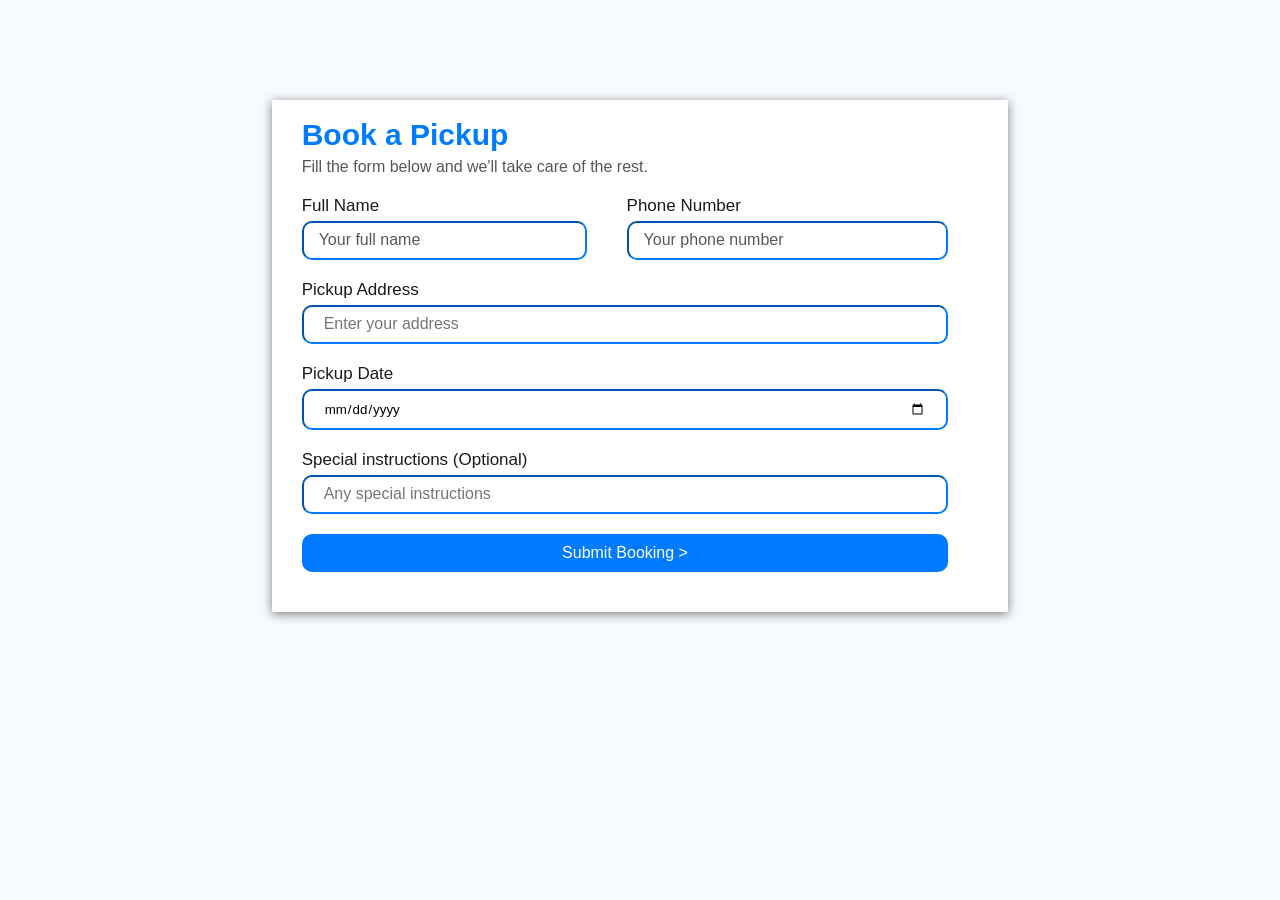
<file: book.html>
<!DOCTYPE html>
<html lang="en">
<head>
  <meta charset="UTF-8">
  <meta name="viewport" content="width=device-width, initial-scale=1.0">
  <title>Book Pickup</title>
  <link rel="stylesheet" href="/book.css">
</head>
<body>
  <div class="book">
    <div class="form-back">
      <form action="">
        <div class="book-text">
          <h1>Book a Pickup</h1>
          <p>Fill the form below and we'll take care of the rest.</p>
        </div>
        <div class="form-flex">
          <div class="input">
            <label for="name">Full Name</label>
            <input id="name" type="text" name="full-name" placeholder="Your full name" required>
          </div>
          <div class="input-2">
            <label for="number">Phone Number</label>
            <input type="number" name="phone-number" id="number" placeholder="Your phone number" required title="fill">
          </div>
        </div>

        <div class="input-form">
          <div class="inputs">
            <label for="house">Pickup Address</label>
            <input id="house" type="text" name="address" placeholder="Enter your address" required>
          </div>

          <div class="inputs">
            <label for="date">Pickup Date</label>
            <input type="date" name="pick-date" id="date" placeholder="select">
          </div>

          <div class="inputs">
            <label for="special">Special instructions (Optional)</label>
            <input type="text" name="special" id="special" placeholder="Any special instructions" required>
          </div>
        </div>
        <div class="button">
          <button>Submit Booking ></button>
        </div>
      </form>
      
    </div>
  </div>
    
</body>
</html>
</file>
<file: style.css>
* {
  margin: 0;
  padding: 0;
  box-sizing: border-box;
  font-family: 'Inter' , sans-serif;
}

header {
  padding: 10px  20px;
}

body {
  background-color: #f7fbff;
  color: #1a1a1a;
}

.logo {
  display: flex;
  flex-direction: row-reverse;
  gap: 5px;
  align-items: center;
  font-size: 19px;

}

.logo strong {
  color: #007bff;
}

.logo p {
  font-size: 17px;
  color: #545957;
}


.book {
  display: flex;
  gap: 20px;
  align-items: center;
  background-color: #007bff;
  padding: 10px 30px;
  color: white;
  text-align: center;
  border-radius: 10px;
  font-size: 15px;
  margin-left: 90px;
  cursor: pointer;
}

nav {
  display: flex;
  justify-content: space-between;
  align-items: center;
  /* box-shadow: 0 2px 10px rgba(0, 0, 0, 0.5); */
  position: fixed;
  padding:0 20px;
  z-index: 1000;
  right: 0;
  left: 0;
}

.nav-list{
  display: flex;
  align-items: center;
  gap: 30px;
  font-size: 18px;

}

.nav-list li {
  list-style: none;
  align-items: center;
}

.nav-list a {
  text-decoration: none;
  color: #333;
  font-size: 20px;
}


.hamburger {
  display: none;
  cursor: pointer;
}

.bar {
  display: block;
  width: 25px;
  height: 3px;
  margin: 5px auto;
  -webkit-transition: all 0.3s ease-in-out;
  background-color: #007bff;
}
/* hero section */
.sec {
  background-image: url('/images/ryanmcguire-laundry-saloon-567951.jpg');
  /* background-image: url('/images/Home\ Service\ House\ Cleaning\ And\ Laundry\ Wash\,\ House\,\ Service\,\ Clean\ PNG\ Transparent\ Image\ and\ Clipart\ for\ Free\ Download.jpeg'); */
  background-position: right;
  background-size: contain;
  background-repeat: no-repeat;
  width: 100%;
  height: 80vh;
  display: flex;
  flex-direction: column;
  justify-content: center;
  align-items: start;
  text-align: start;
  margin-top: 85px;
  position: relative;
}

.hero {
  padding: 50px 60px;
  z-index: 999;
  width: 100%;
}

.hero-text {
  margin-bottom: 20px;
}

.hero-text h1 {
  font-size: 40px;
  width: 450px;
  margin-bottom: 10px;
}

.hero-text .door {
  color: #007bff;
}

.hero-text .clean{
  width: 350px;
  font-size: 18px;
  line-height: 30px;
}

.book-flex {
  display: flex;
  gap: 30px;
  margin-top: 40px;
}

.book-2 ,
.whatsapp{
  display: flex;
  gap: 15px;
  align-items: center;
  cursor: pointer;
}

.book-2 {
  background-color: #007bff;
  color: white;
  padding: 10px 40px;
  border-radius: 10px;
}

.book-2 svg {
  fill: white;
}

.whatsapp {
  background-color: white;
  padding: 10px 40px;
  border-radius: 10px;
  border: 1px solid #007bff;
}
.whatsapp svg {
  fill: #007bff;
}

.pick-up {
  display: flex;
  gap: 30px;
  margin-top: 50px;
}

.fast-svg,
.quality-svg,
.on-time-svg {
  display: flex;
  align-items: center;
  gap: 10px;
}

.quality-svg p,
.on-time-svg p {
  color: #007bff;
}

.fast-svg h3,
.quality-svg h3,
.on-time-svg h3{
  font-size: 25px;
  color: #1a1a1a;
}

.fast-svg  svg,
.on-time-svg svg ,
.quality-svg svg {
  background: #f7fbff;
  padding: 15px;
  border-radius: 50px;
  width: 90px;
  height: 90px;
}


.backdrop {
  width: 100%;
  height: 100%;
  background-color: #007bff23;
  position: absolute;
  top: 0;
  left: 0;
}
/* about section */
.about {
  margin: 50px 8%;
}

.about-flex {
  display: flex;
  gap: 40px;
}

.about-us,
.about-img {
  flex: 1;
}

.about-img img {
  width: 100%;
  height: 100%;
  object-fit: cover;
  border-radius: 10px;
}

.about-header {
  width: 100%;
  margin-bottom: 20px;
  display: flex;
  gap: 20px;
  align-items: center;
  background-color: #007bff26;
  width: 100%;
  padding: 0;
  padding-left: 20px;
  padding-right: 0px;
  border-radius: 50px;
}

.about-header h2 {
  font-size: 25px;
  color: #007bff;
}

.about-header svg {
  width: 70px;
  height: 70px;
  background-color: #007bff;
  fill: white;
  padding: 5px;
  border-radius: 50%;
}

.about-line .line {
  background-color: #007bff;
  width: 100%;
  height: 1px;
}

.about-line {
  margin-right: 400px;
  padding-bottom: 20px;
}

.about-text {
  margin-bottom: 30px;
}

.about-text-2 {
  padding-top: 20px;
}

.about-text h1 {
  font-size: 35px;
  text-transform: capitalize;
  width: 350px;
  margin-bottom: 15px;
}

.about-text h1 span {
  color: #007bff;
}

.about-text p {
  font-size: 15px;
  line-height: 30px;
}

.about-svg {
  display: flex;
  flex-direction: column;
  gap: 30px;
}

.quick-svg,
.reliable-svg,
.advanced-svg {
  display: flex;
  gap: 20px;
  align-items: center;
  background-color: #fff;
  box-shadow: 0 2px 20px rgba(0, 0, 0, 0.5);
  padding: 20px 40px;
}

.quick-svg svg,
.reliable-svg svg,
.advanced-svg svg {
  background-color: #f7fbff;
  padding: 20px;
  width: 100px;
  height: 100px;
  fill: #007bff;
  background-color: #f7fbff;
  border-radius: 50px;
}

.about-svg h3 {
  text-transform: capitalize;
}

.about-svg p {
  line-height: 30px;
}

/* services section */

.services{
  margin: 40px 30px;
}

.services h2 {
  text-align: center;
  font-size: 30px;
}

.service-line {
  margin: 0px 550px;
}

.line {
  width: 100%;
  height: 1px;
  background-color: #007bff;
}

.services-flex {
  display: grid;
  grid-template-columns: repeat(auto-fit, minmax(200px, 1fr));
  gap: 40px;
  text-align: center;
  margin-top: 30px;
}

.wash-svg ,
.pick-svg ,
.dry-svg ,
.iron-svg {
  background-color: #fff;
  box-shadow: 0 2px 10px rgba(0, 0, 0, 0.5);
  padding: 20px 30px;
}

.wash-svg svg,
.pick-svg svg,
.dry-svg svg,
.iron-svg svg {
  fill: #007bff;
  width: 130px;
  height: 130px;
  background-color: #f7fbff;
  padding: 30px;
  border-radius: 50%;
}

.wash-text h3,
.pick-text h3,
.dry-text h3,
.iron-text h3 {
  font-size: 25px;
  text-transform: capitalize;
  padding-bottom: 15px;
}

.wash-text p,
.pick-text p,
.dry-text p,
.iron-text p {
  color: #545957;
  line-height: 20px;
}
/* how section */
.how {
  margin: 40px 8%;
  /* margin: 600px; */
}

.how h2 {
  text-align: center;
  font-size: 30px;
  text-transform: capitalize;
}

.how-line {
  margin: 0 480px;
  margin-top: 5px;
}

.line2 {
  background-color: #007bff;
  width: 100%;
  height: 2px;
}

.works {
  display: flex;
  justify-content: center;
  align-items: center;
  width: 100%;
}

.hero-item svg {
  fill: #007bff;
  background-color: #f7fbff;
  padding: 25px;
  width: 100px;
  height: 100px;
  border-radius: 50px;

}

.hero-item {
  padding: 10px;
  border-radius: 30px;
  display: flex;
  gap: 20px;
  align-items: center;
  margin-top: 0px;
  margin: 30px;
  line-height: 30px;
  background-color: #fff;
  box-shadow: 0 2px 10px rgba(0, 0, 0, 0.5);
}

.hero-item h3 {
  font-size: 25px;
  text-transform: capitalize;
}

.hero-item p {
  color: #545957;
}

.hero-item .number {
  font-size: 30px;
}

/* pricing section */

.price {
  margin: 40px 8%;
}

.price h2 {
  text-align: center;
  text-transform: capitalize;
  font-size: 30px;
}

.pricing-line {
  margin: 10px 490px;
}

.price-line {
  background-color: #007bff;
  width: 100%;
  height: 2px;
}

.pricing-flex {
  display: grid;
  /* justify-content: center; */
  gap: 30px;
  grid-template-columns: repeat(auto-fit, minmax(100px, 1fr));
  margin-top: 35px;
}

.wash-price ,
.ironing-price {
  background-color: #fff;
  padding: 20px 40px;
  border-radius: 30px;
  box-shadow: 0 2px 10px rgba(0, 0, 0, 0.5);
}

.cleaning-price {
  background-color: #fff;
  padding: 20px 40px;
  border-radius: 30px;
  box-shadow: 0 2px 30px rgba(0, 0, 0, 0.5);
  position: relative;
}

.cleaning-price h4 {
  background-color: #007bff;
  padding: 10px;
  text-align: center;
  color: white;
  border-radius: 50%;
  margin-top: -40px;
}

.wash-header,
.cleaning-header,
.iron-header {
  text-align: center;
  line-height: 40px;
}

.wash-header h3:first-child,
.cleaning-header h3:first-child,
.iron-header h3:first-child {
  font-size: 25px;
}

.pricing-flex .second {
  color: #007bff;
  font-size: 30px;
}

.pricing-flex span {
  color: #545957;
  font-size: 15px;
}

/* wash-flex */
.wash-price-svg,
.dry-price-svg,
.fold-svg,
.deliver-svg {
  display: flex;
  align-items: center;
  gap: 20px;
}

.wash-price svg{
  fill: #007bff;
  width: 30px;
  height: 30px;
}

.wash-price p {
  font-size: 18px;
  text-transform: capitalize;
}

/* dry-flex */
.premium-svg,
.stain-svg,
.fabric-svg,
.hang-svg {
  display: flex;
  gap: 20px;
  align-items: center;
  line-height: 20px;
}

.cleaning-price svg {
  fill: #007bff;
  width: 30px;
  height: 30px;
}

.cleaning-price p {
  font-size: 18px;
  text-transform: capitalize;
}

/* iron-svg */
.press-svg,
.steam-svg,
.perfect-svg,
.time-svg {
  display: flex;
  gap: 20px;
  align-items: center;
  line-height: 20px;
}

.ironing-price svg {
  fill: #007bff;
  width: 30px;
  height: 30px;
}

.time-text p {
  text-transform: none;
}

.ironing-price p {
  /* text-transform: capitalize; */
  font-size: 18px;
}

.button {
  text-align: center;
  margin: 20px 0;
}

.button button {
  padding: 20px 70px;
  font-size: 20px;
  color: white;
  background-color: #007bff;
  border: none;
  border-radius: 20px;
  transition: 1s linear;
}

.button button:hover {
  background-color: #f7fbff;
  color: #007bff;
}
/* contact section */
.follow {
  padding: 20px 30px;
  background-color: #111;
}

.follow-flex {
  display: grid;
  grid-template-columns: repeat(auto-fit, minmax(200px, 1fr));
  gap: 30px;
  align-items: center;
}

.logo-2 {
  display: flex;
}

.logo-2 svg {
  width: 80px;
  height: 80px;
  fill: #f7fbff;
}

.company-header h1 {
  width: 300px;
  font-size: 30px;
  color: #f7fbff;
}

.company-header p {
  font-size: 15px;
  color: #f7fbffce;
}

.company-text p {
  line-height: 30px;
  width: 250px;
  color: #f7fbff;
}

/* quick links */

.quick h3{
  color: #f7fbff;
  font-size: 30px;
}

.quick {
  text-align: center;
}

.quick ul li{
  list-style: none;
  text-align: center;
}

.quick ul {
  display: flex;
  gap: 10px;
  flex-direction: column;
}

.quick a {
  text-decoration: none;
  color: #f7fbff;
}

.phone-svg,
.mail-svg,
.location-svg {
  display: flex;
  gap: 30px;
  line-height: 25px;
  align-items: center;
}
/* contact */

.contact h3 {
  font-size: 30px;
  color: #f7fbff;
  margin-bottom: 15px;
}

.phone-svg p,
.mail-svg p,
.location-svg p {
  font-size: 16px;
  color: #f7fbff;
}

.phone-svg svg,
.mail-svg svg,
.location-svg svg {
  width: 35px;
  height: 35px;
}

.follow h3 {
  color: #f7fbff;
  font-size: 30px;
  margin-bottom: 15px;
}

.follow-flex2 {
  display: flex;
  gap: 20px;
  margin-top: 25px;
  margin-bottom: 80px;
}

.facebook-svg {
  background-color: #007bff;
  border-radius: 50px;
  padding: 5px;
  
}

.whatsapp-svg {
  background-color: green;
  padding: 10px;
  border-radius: 50px;
}

.instagram-svg {
  background-color: pink;
  padding: 10px;
  border-radius: 50px;
}

/* .facebook-svg svg {
  width: 40px;
  height: 50px;
} */

.follow-flex2 span svg {
  width: 50px;
  height: 30px;
}








@media (max-width: 480px) {
  .logo h1 {
    font-size: 25px;
  }

  .nav-list .book {
    margin: 0;
    font-size: 15px;
    gap: 10px;
  }

  .logo h1 p {
    font-size: 15px;
  }

  .logo svg {
    width: 40px;
    height: 40px;
  }


  .sec {
    margin-top: 80px;
    height: 100vh;
  }

  nav {
    padding: 10px;
    /* text-align: center; */
  }

  .hero {
    padding: 20px;
  }

  .hero-text h1 {
    font-size: 25px;
    width: 300px;
  }

  .hero-text .clean {
    font-size: 15px;
    width: 250px;
  }

  .book-flex {
    flex-direction: column;
    align-items: center;
  }

  .whatsapp {
    padding: 10px 30px;
  }

  .whatsapp h2 {
    font-size: 20px;
  }

  .book-2 h2{
    font-size: 20px;
  }

  .pick-up {
    flex-direction: column;
  }

  .fast-svg svg{
    width: 50px;
    height: 50px;
  }

  .quality-svg svg,
  .on-time-svg svg {
    width: 50px;
    height: 50px;
  }

  .pick-up-text .within{
    color: #f7fbff;
  }
  /* about section */
  .about-flex {
    flex-direction: column-reverse;
  }

  .about-text h1 {
    font-size: 30px;
    width: 300px;
  }

  .quick-svg,
  .reliable-svg,
  .advanced-svg {
    padding: 15px 20px;
  }

  .quick-svg svg,
  .reliable-svg svg,
  .advanced-svg svg {
    padding: 10px;
    width: 80px;
    height: 80px;
  }

  .about-line {
    margin-right: 160px;
  }
  .services-flex {
    /* flex-direction: column; */
  }

  .service-line {
    margin: 0 80px;
  }

  .hero-item .number {
    display: none;
  }

  .hero-item h3 {
    font-size: 20px;
  }

  .hero-item p {
    font-size: 15px;
  }

  .hero-item svg {
    padding: 10px;
    width: 60px;
    height: 60px;
  }

  .how-line {
    margin: 5px 70px;
    
  }

  /* pricing section */
  .pricing-flex {
    display: flex;
    flex-direction: column;
    margin-top: 40px;
  }

  .wash-header h3:first-child,
  .cleaning-header h3:first-child,
  .iron-header h3:first-child {
    font-size: 20px;
  }
  .pricing-flex .second {
    font-size: 25px;
  }
  .press-svg,
  .steam-svg,
  .perfect-svg,
  .time-svg,
  .wash-svg,
  .dry-svg,
  .fold-svg,
  .deliver-svg,
  .premium-svg,
  .stain-svg,
  .fabric-svg,
  .hang-svg{
    line-height: 30px;
  }

  .button button {
    font-size: 15px;
    padding: 10px 40px;
  }

  .pricing-line {
    margin: 5px 80px;
  }

  .follow {
    padding: 10px;
  }

  .company-header h1{
    font-size: 30px;
  }

  .phone-svg,
  .mail-svg,
  .location-svg {
    gap: 10px;
  }

  .quick {
    text-align: start;
  }

  .quick ul li{
    text-align: start;
  }

  .quick ul {
    gap: 0px;
    margin-top: 5px;
  }

  .logo-2 svg{
    width: 55px;
    height: 55px;
  }

  .follow-flex2 {
    margin: 0 ;
  }

}

@media (min-width: 481px) and (max-width: 514px) {
  .book-flex {
    flex-direction: column;
    align-items: center;
  }
}

@media(min-width: 481px) and (max-width: 768px) {
  .logo h1 {
    /* font-size: 30px; */
  }

  .book {
    margin: 0;
  }

  .sec {
    height: 90vh;
    margin-top: 70px;
  }

  .hero {
    padding: 30px;
  }

  .hero-text h1 {
    width: 400px;
    font-size: 35px;
  }

  .book-2 h2 ,
  .whatsapp h2{
    font-size: 20px;
    padding: 5px 10px;
  }

  .book-2 ,
  .whatsapp  {
    gap: 5px;
  }

  .quality-svg svg,
  .on-time-svg svg,
  .fast-svg svg {
    width: 60px;
    height: 60px;
  }

  .pick-up-text h3,
  .quality-text h3,
  .on-time-text h3 {
    font-size: 20px;
  }

  .pick-up-text p,
  .quality-text p,
  .on-time-text p{
    font-size: 15px;
  }
  /* about section */
  .about-flex {
    flex-direction: column-reverse;
  }

  .services-flex {
    /* flex-direction: column; */
  }

  .service-line {
    margin: 10px 200px;
  }

    .hero-item .number {
    display: none;
  }

  .hero-item h3 {
    font-size: 25px;
  }

  .hero-item p {
    font-size: 15px;
  }

  .hero-item svg {
    padding: 15px;
    width: 70px;
    height: 70px;
  }

  .pricing-flex {
    display: flex;
    flex-direction: column;
  }

  .pricing-line {
    margin: 5px 180px;
  }

  .wash-price {
    padding: 20px;
  }

  .follow-flex {
    display: flex;
    flex-direction: column;
  }

  .company-name,
  .contact {
    display: flex;
    flex-direction: column;
    justify-content: center;
    align-items: center;
  }

  .follow-link h3{
    text-align: center;
  }

  .follow-flex2 {

  }

  .mail-svg,
  .location-svg,
  .phone-svg {
    gap: 10px;
  }
}

@media (min-width: 769px) and (max-width: 1024px) {
  .sec {
    height: 90vh;
    margin-top: 80px;
  }

  .book {
    margin: 0;
  }

  .wash-header h3:first-child,
  .cleaning-header h3:first-child,
  .iron-header h3:first-child {
    font-size: 20px;
    line-height: 25px;
  }

  .wash-header .second,
  .cleaning-header .second,
  .iron-header .second {
    font-size: 20px;
  }

  .press-svg,
  .steam-svg,
  .perfect-svg,
  .time-svg,
  .wash-svg,
  .dry-svg,
  .fold-svg,
  .deliver-svg,
  .premium-svg,
  .stain-svg,
  .fabric-svg,
  .hang-svg{
    line-height: 30px;
  }

  .premium-text p,
  .stain-text p,
  .fabric-text p,
  .hang-text p,
  .wash-text p,
  .dry-text p,
  .fold-text p,
  .deliver-text p{
    font-size: 17px;
    padding-bottom: 10px;
    line-height: 25px;
  }

  .press-svg {
    padding-top: 5px;
  }

  .wash-price {
    padding-top: 60px;
  }
  .ironing-price {
    padding-top: 60px;
  }
  .button button {
    font-size: 20px;
    padding: 10px 30px;
  }
  .wash-price-svg {
    padding-top: 10px;
  }
  .pricing-line {
    margin: 5px 290px;
  }

  .follow {
    padding-top: 0;
  }

  .follow-flex {
    grid-template-columns: repeat(auto-fit, minmax(250px, 1fr));
    padding: 0 50px;
  }

  .quick {
    padding-top: 115px;
  }

  .quick ul {
    gap: 0;
  }
  
}

@media (max-width: 1200px) {
 .hamburger {
  display: block;
 }

 .book {
    margin: 0;
  }

 .hamburger.active .bar:nth-child(2){
  opacity: 0;
 }

 .hamburger.active .bar:nth-child(1){
  transform: translateY(8px) rotate(45deg);
 }

 .hamburger.active .bar:nth-child(3){
  transform: translateY(-8px) rotate(-45deg);
 }

 .nav-list{
    position: fixed;
    left: -100%;
    top: 70px;
    gap: 0;
    flex-direction: column;
    background-color:#0EA5A4;
    width: 100%;
    height: 100%;
    text-align: center;
    transition: 0.3s;
    z-index: 1000;
  }

  li {
    margin: 16px 0;
  }

  .nav-list.active {
    left: 0;
  }

   /* nav p {
    background-color: white;
    color: #333;
    padding: 10px 30px;
    margin: 10px 200px;
  } */
}
</file>
<file: book.css>
* {
  margin: 0;
  padding: 0;
  box-sizing: border-box;
  font-family: 'Inter' , sans-serif;
}

body {
  background-color: #f7fbff;
  color: #1a1a1a;
}

.book {
  display: flex;
  flex-direction: column;
  align-items: center;
  justify-content: center;
  margin: 50px;
  padding: 50px 80px;
}

.form-back {
  background-color: #fff;
  padding: 20px 60px;
  box-shadow: 0 2px 10px rgba(0, 0, 0, 0.5);
  padding-left: 30px; 
}

.book-text h1 {
  font-size: 30px;
  color: #007bff;
  line-height: 30px;
  padding-bottom: 8px;
}

.book-text p {
  font-size: 16px;
  color: #545957;
  padding-bottom: 20px;
}

.form-flex {
  display: flex;
  gap: 40px;
}

.input input {
  width: 100%;
  padding: 10px 15px;
  border-radius: 10px;
  border-color: none;
  border-color: #007bff;
}

.form-flex label {
  font-size: 17px;
}

.input-2  input{
  width: 100%;
  padding: 10px 15px;
  border-radius: 10px;
  border-color: none;
  border-color: #007bff;
}

.input input::placeholder ,
.input-2 input::placeholder {
  color: #545957;
  font-size: 16px;
}

.form-flex {
  padding-bottom: 20px;
}

.input-form {
  display: flex;
  flex-direction: column;
  gap:  20px;
}

.inputs input {
  display: flex;
  flex-direction: column;
  width: 100%;
  padding: 10px 20px;
  border-radius: 10px;
  border-color: #007bff;
}

.inputs label {
  font-size: 17px;
}

.inputs input::placeholder {
  font-size: 16px;
}

.button {
  text-align: center;
  padding: 20px 0;
}

/* input:focus {
  color: #007bff;
} */

.button button {
  width: 100%;
  padding: 10px 20px;
  font-size: 16px;
  color: white;
  background-color: #007bff;
  border: none;
  border-radius: 10px;
}

.input-form input,
.input input,
.input-2 input{
  margin-top: 5px;
}

@media (max-width: 480px) {
  .book {
    padding: 0;
  }

  .form-flex {
    flex-direction: column;
    gap: 20px;
  }

  .form-back {
    padding: 20px;
  }

  .book-text h1 {
    font-size: 20px;
  }

  .book-text p {
    font-size: 15px;
  }
}

@media (min-width: 481px) and (max-width: 768px) {
  .book {
    padding: 0;
  }
  .form-flex {
    flex-direction: column;
    gap: 20px;
  }
}
</file>
